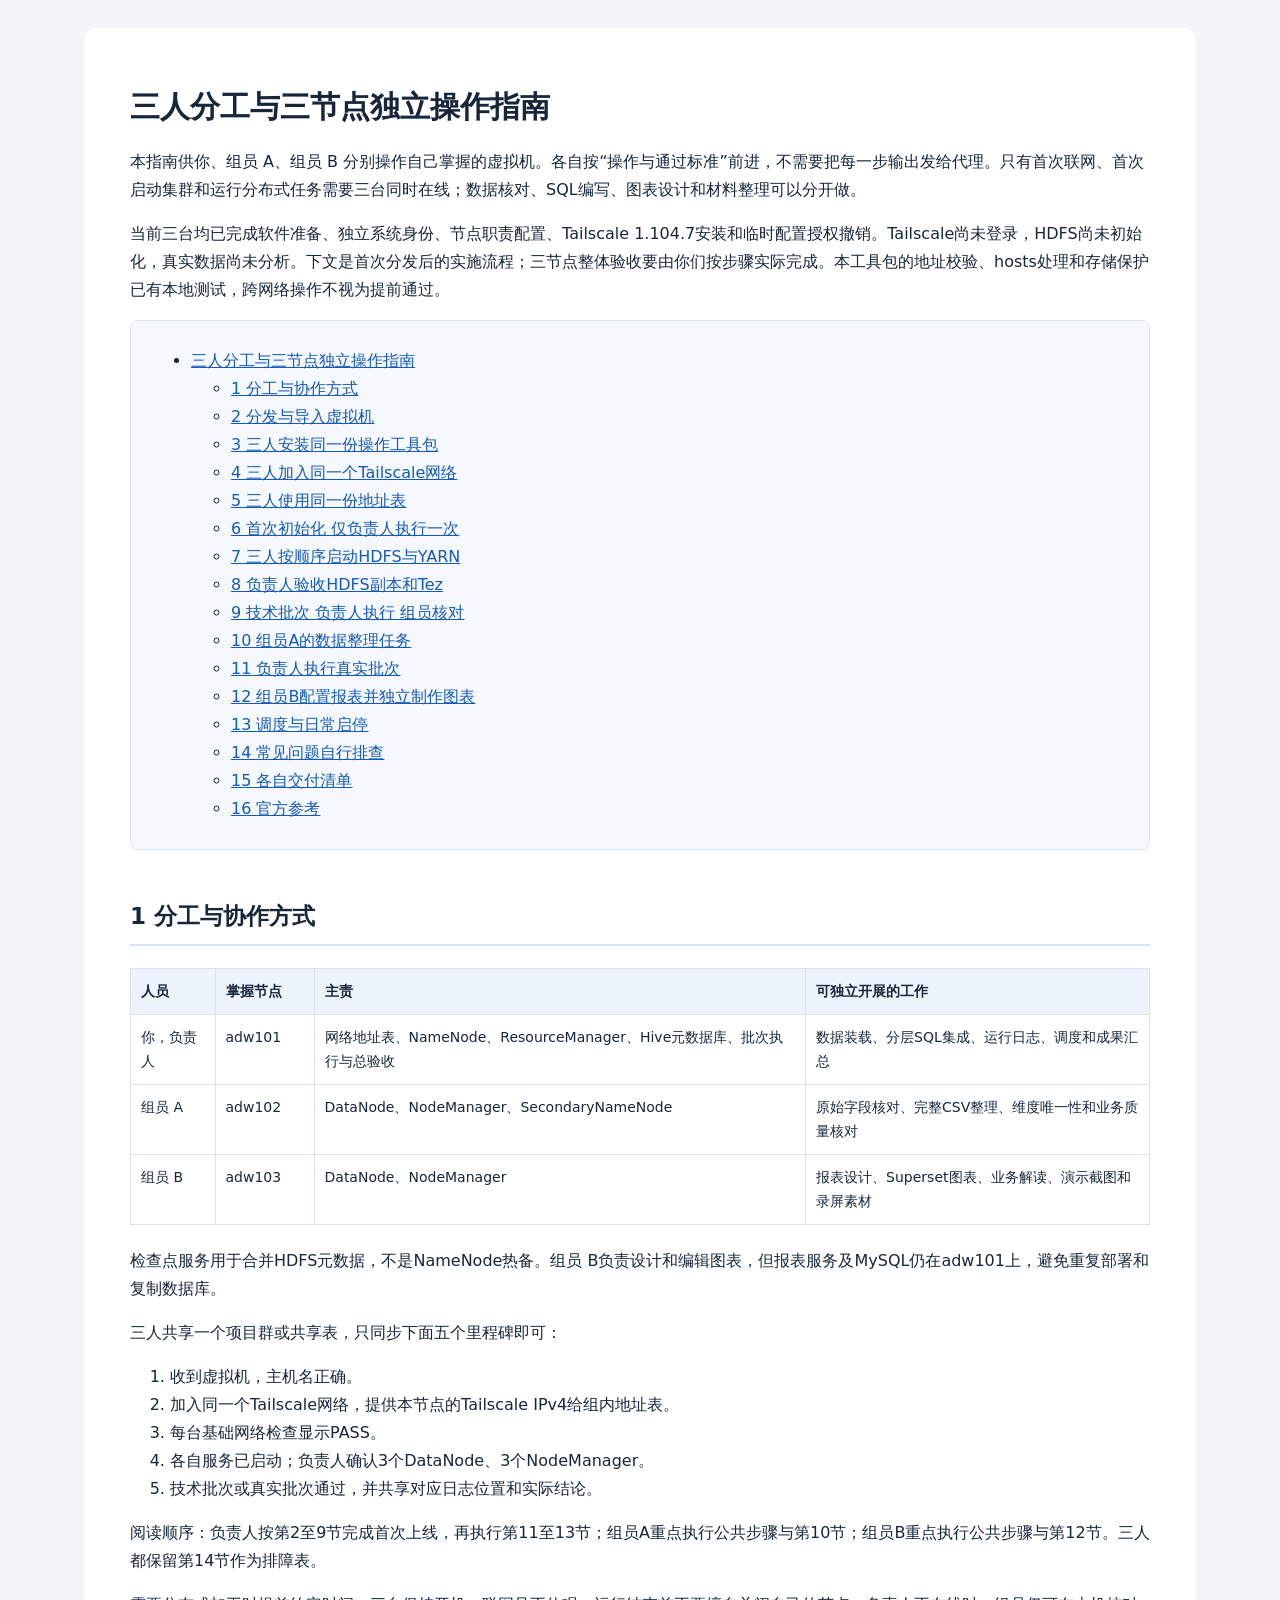
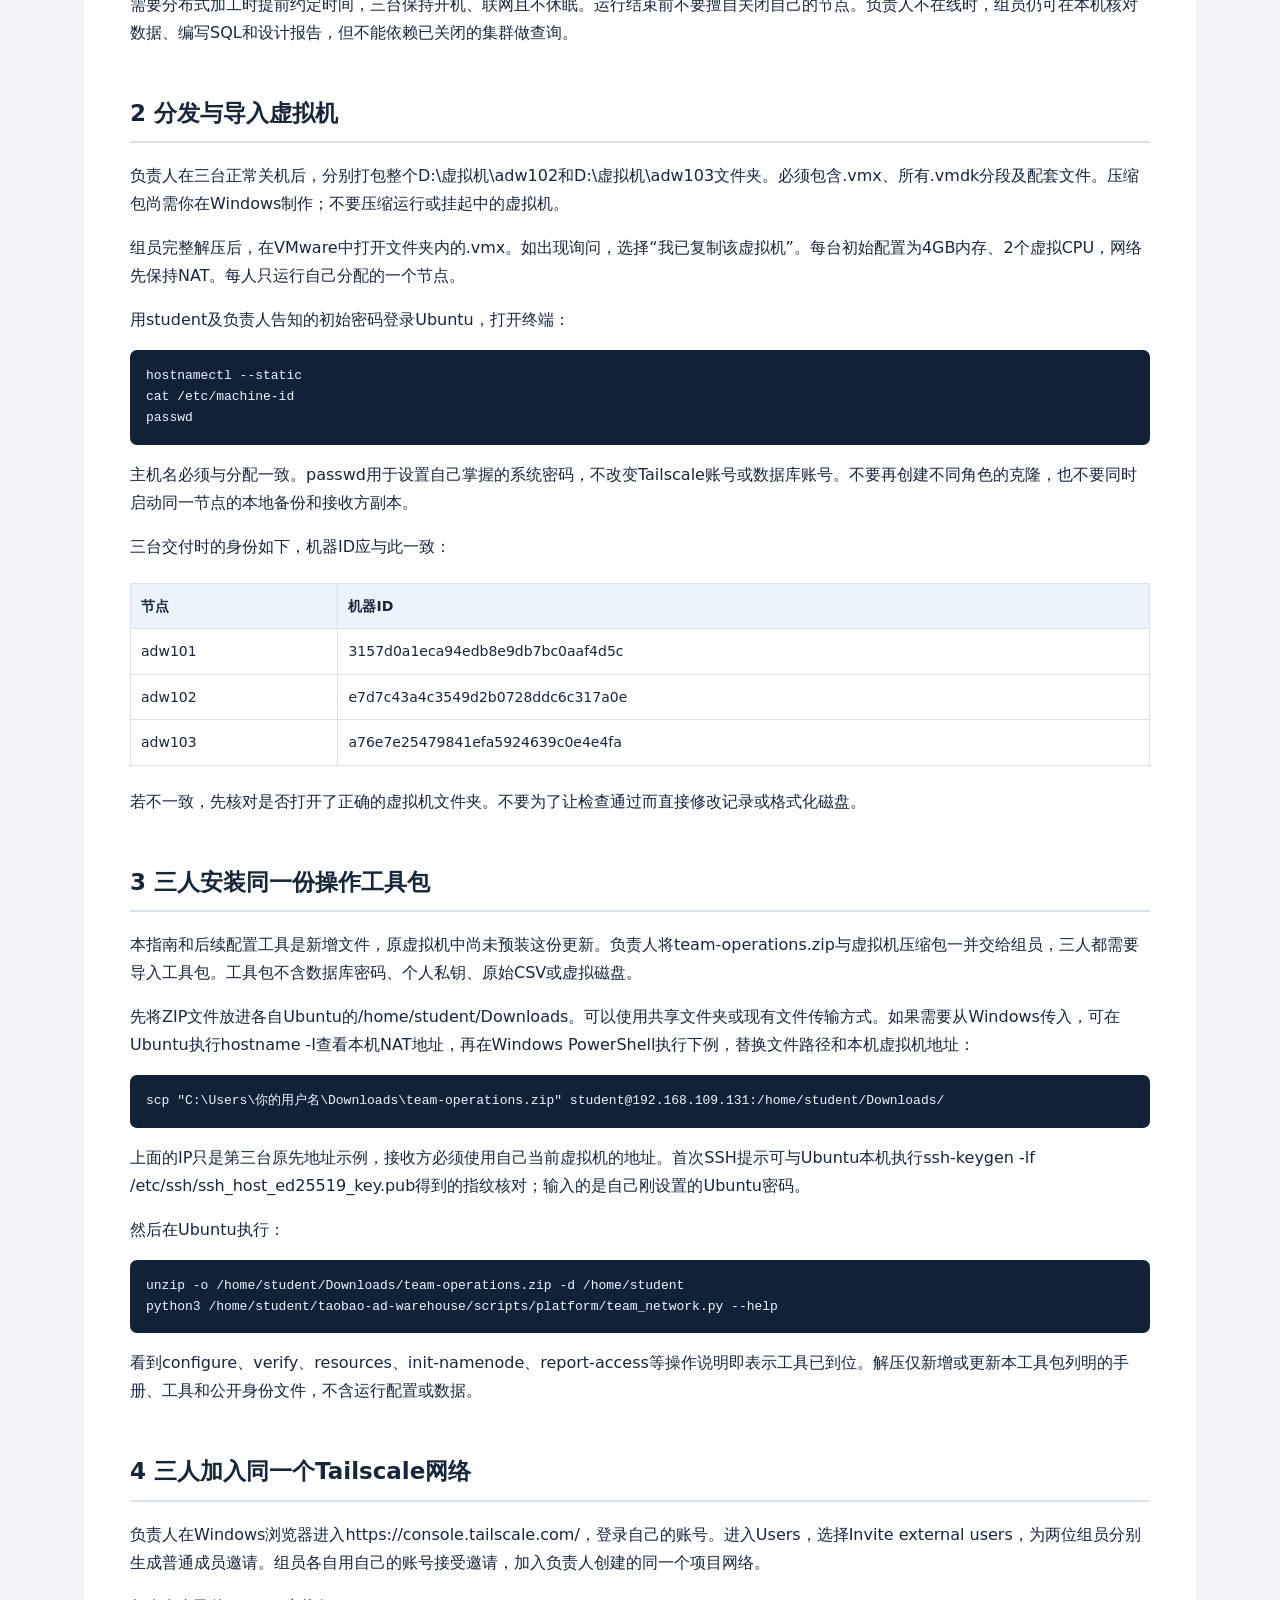
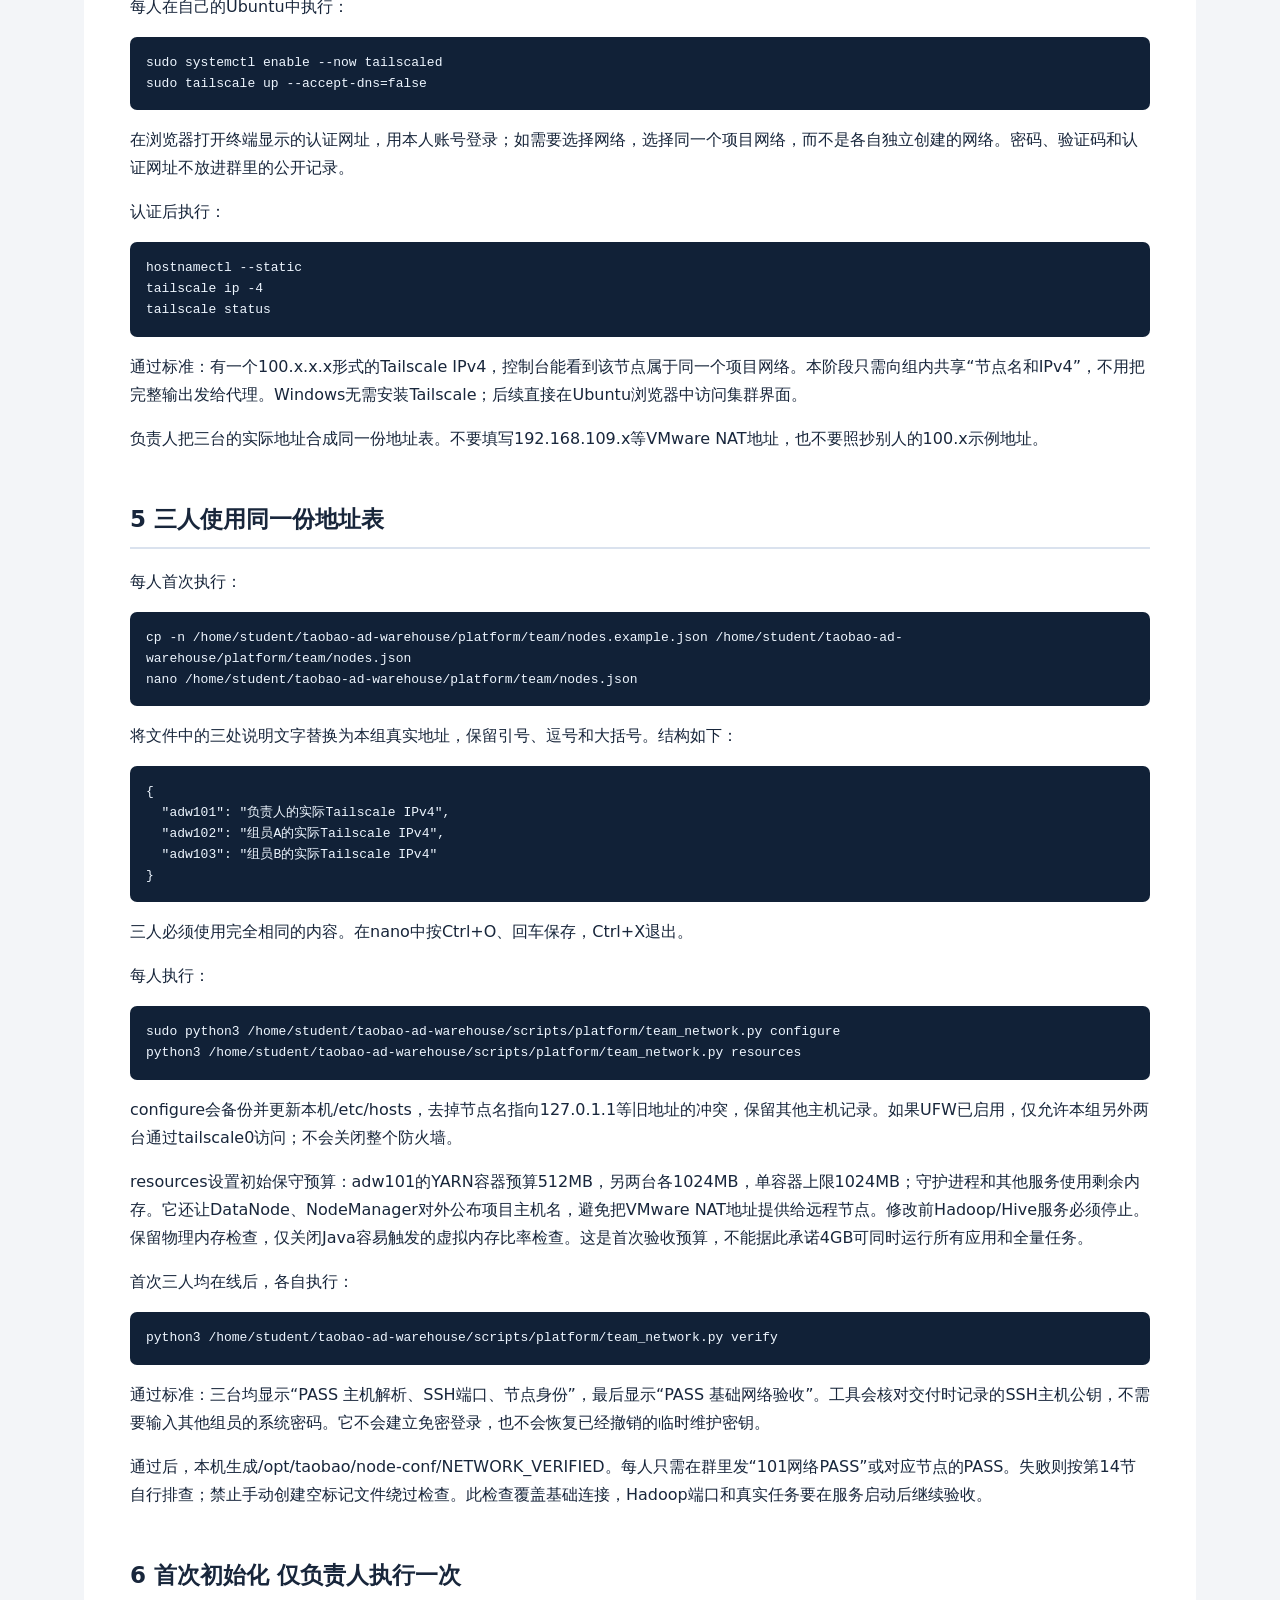
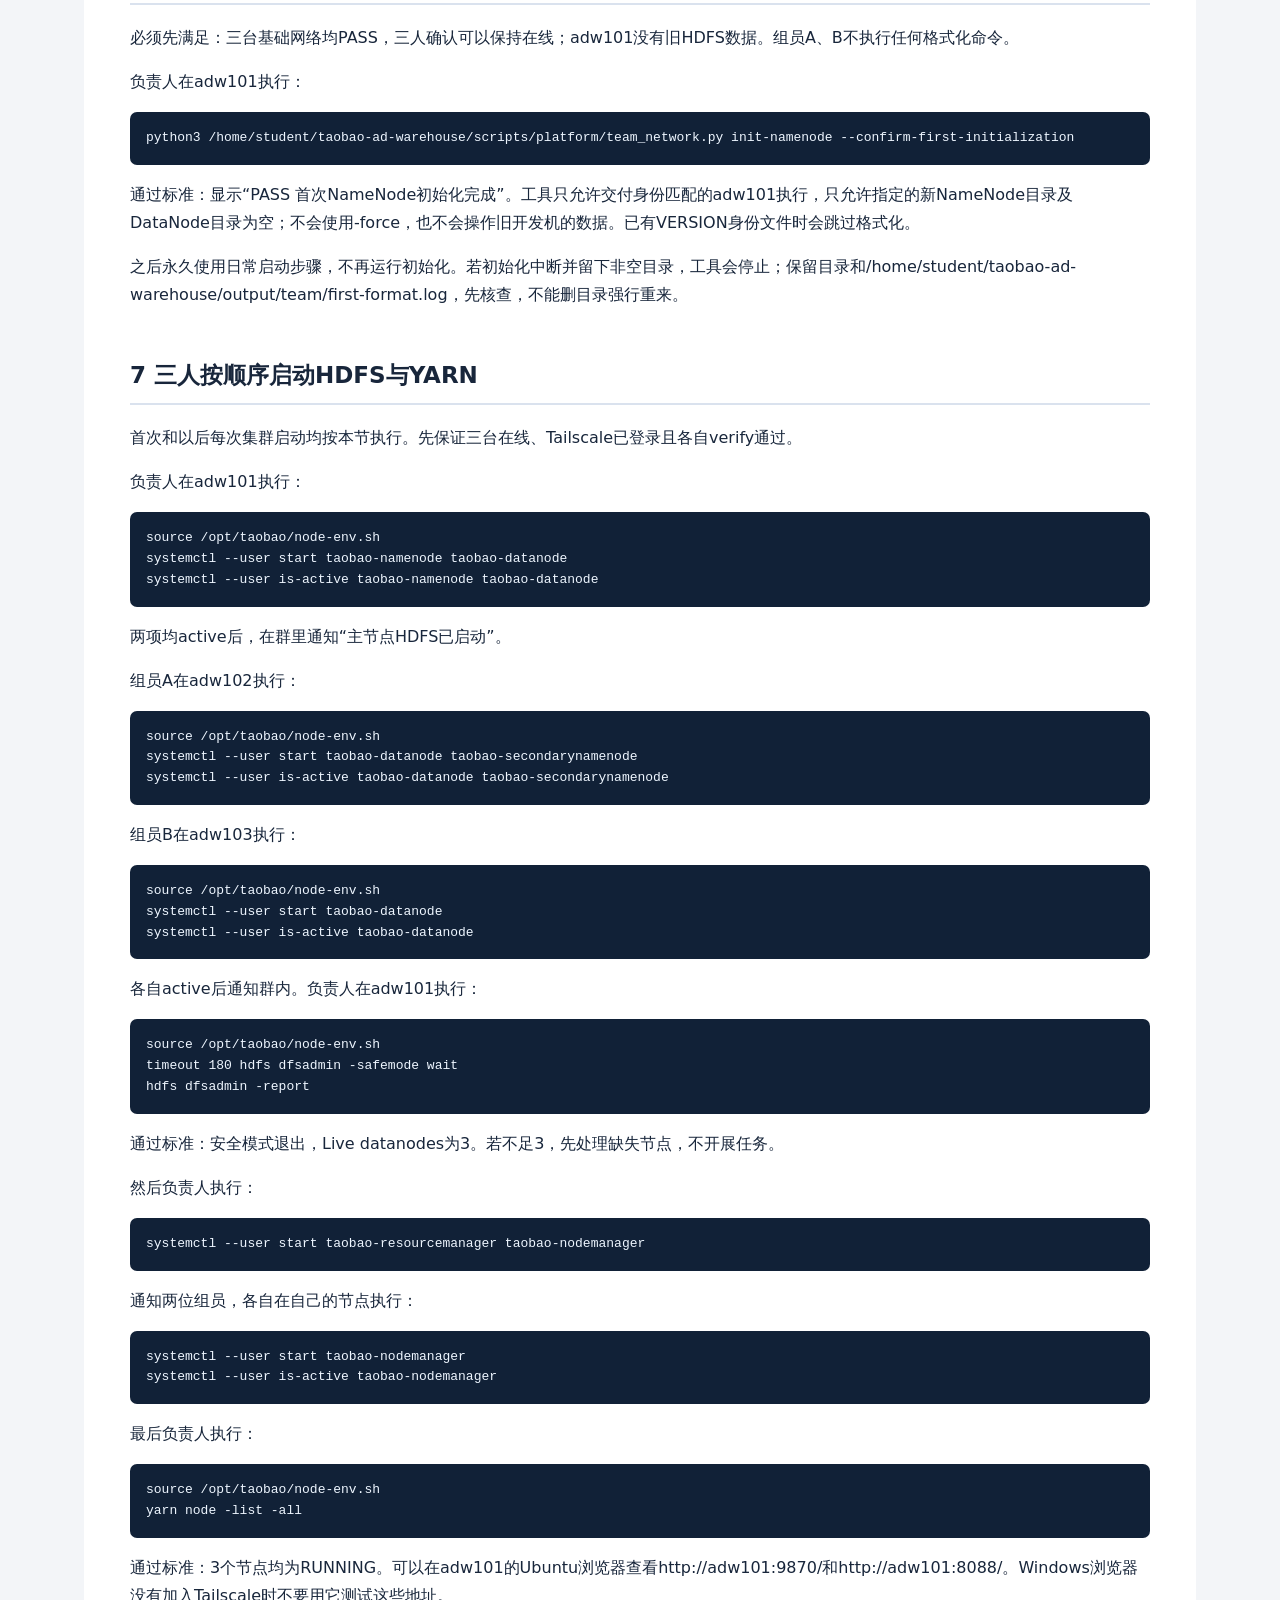
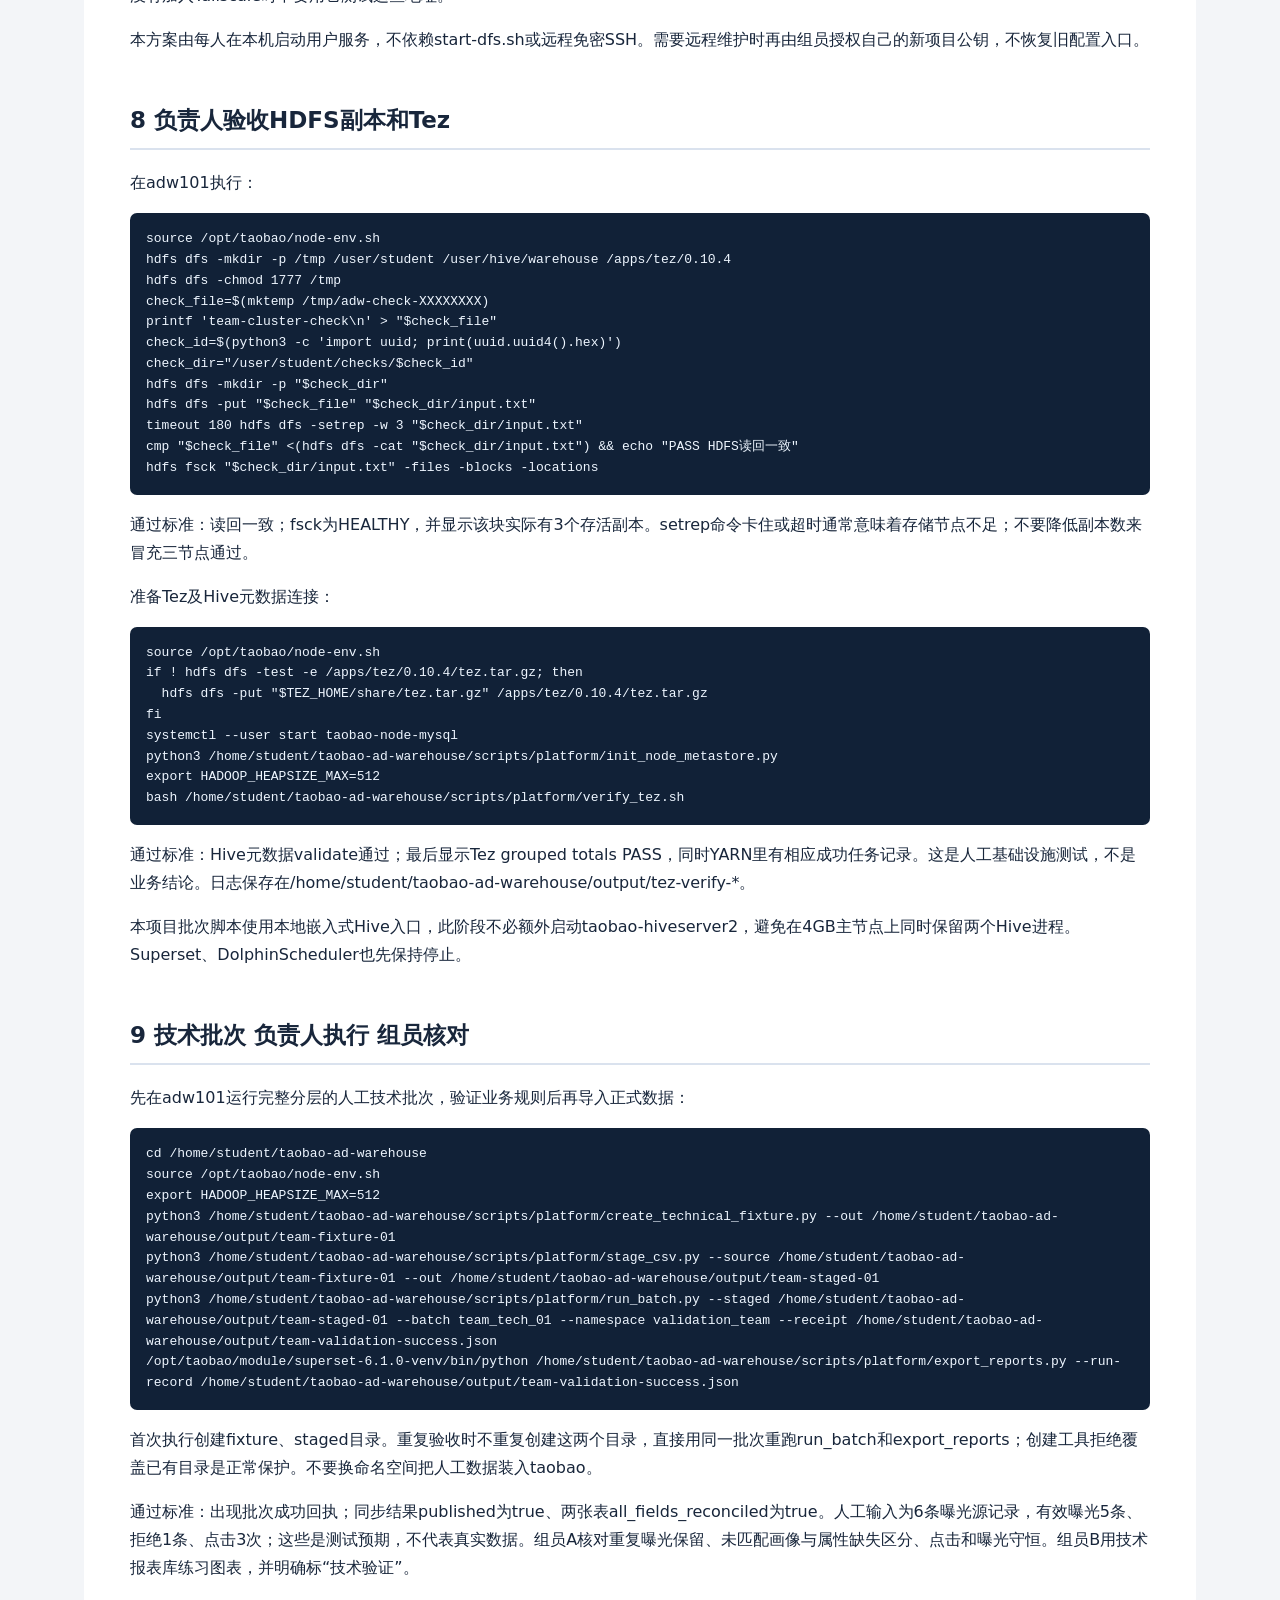
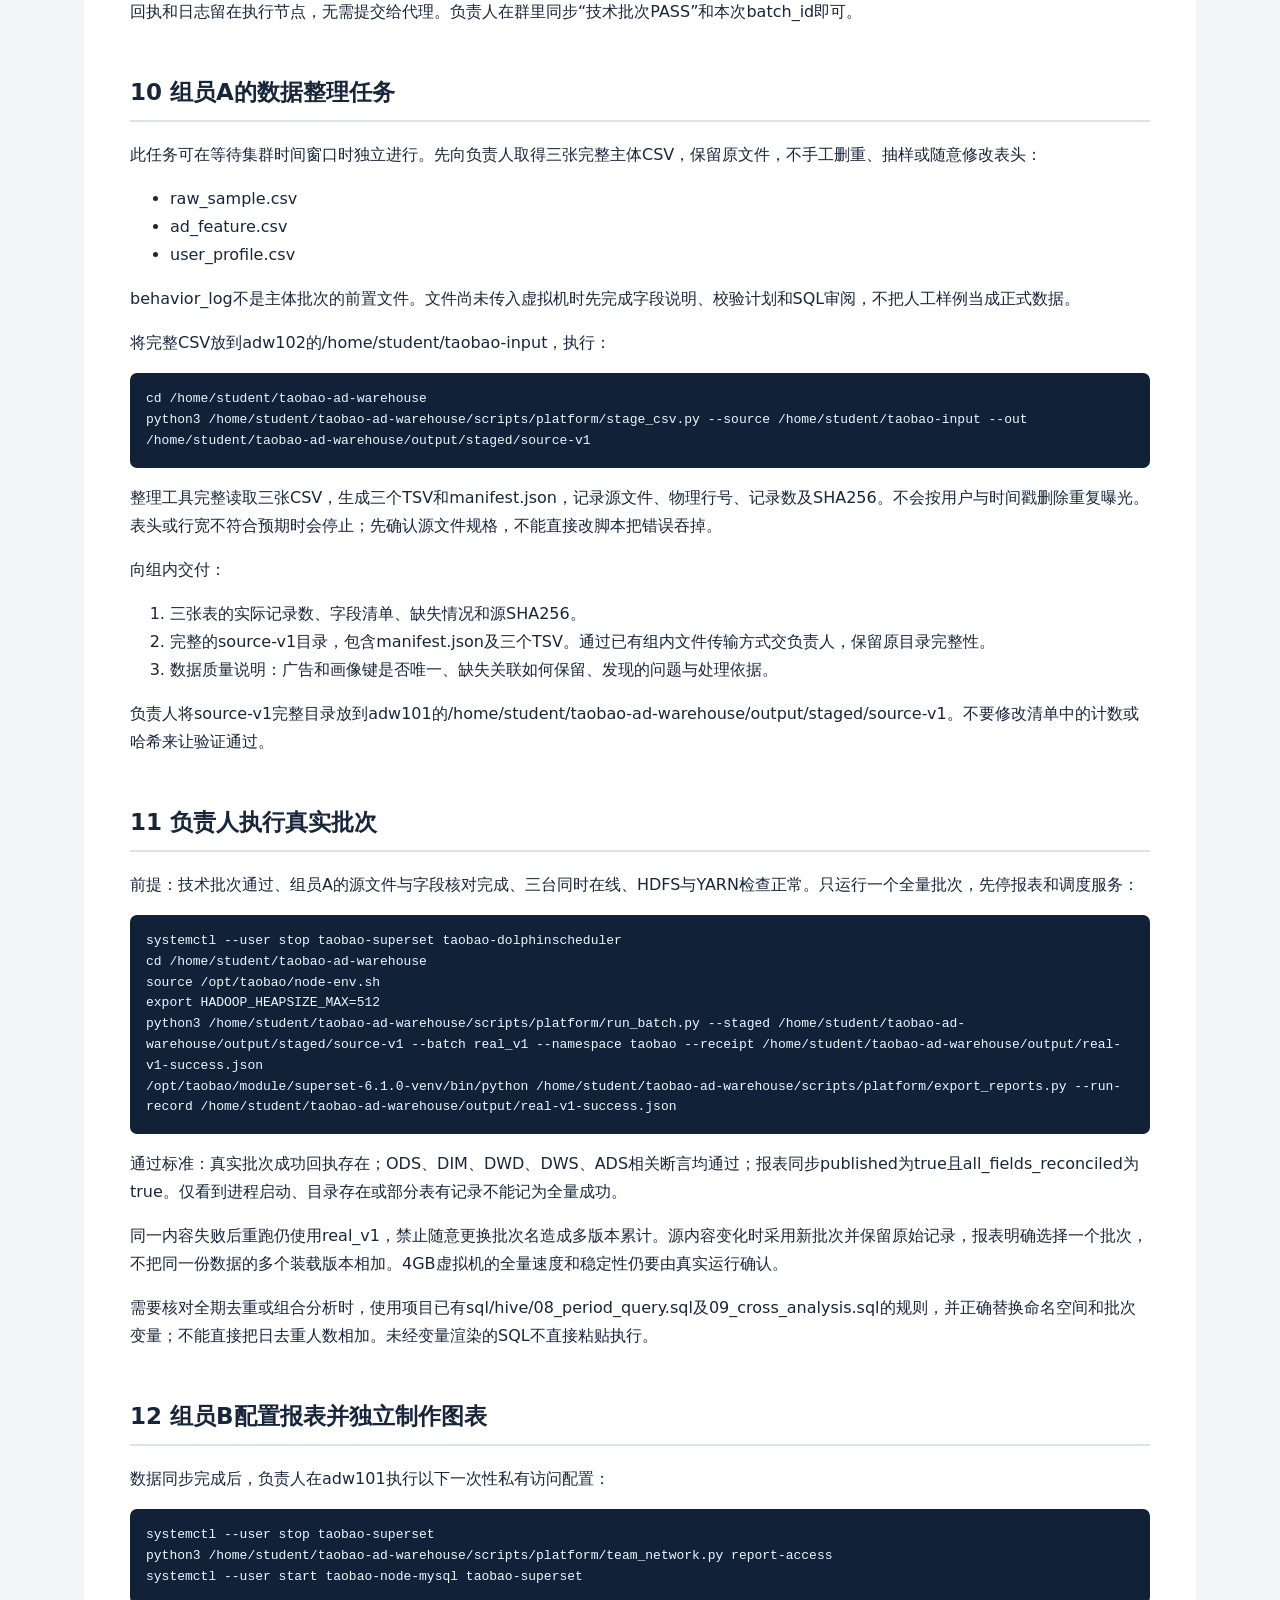
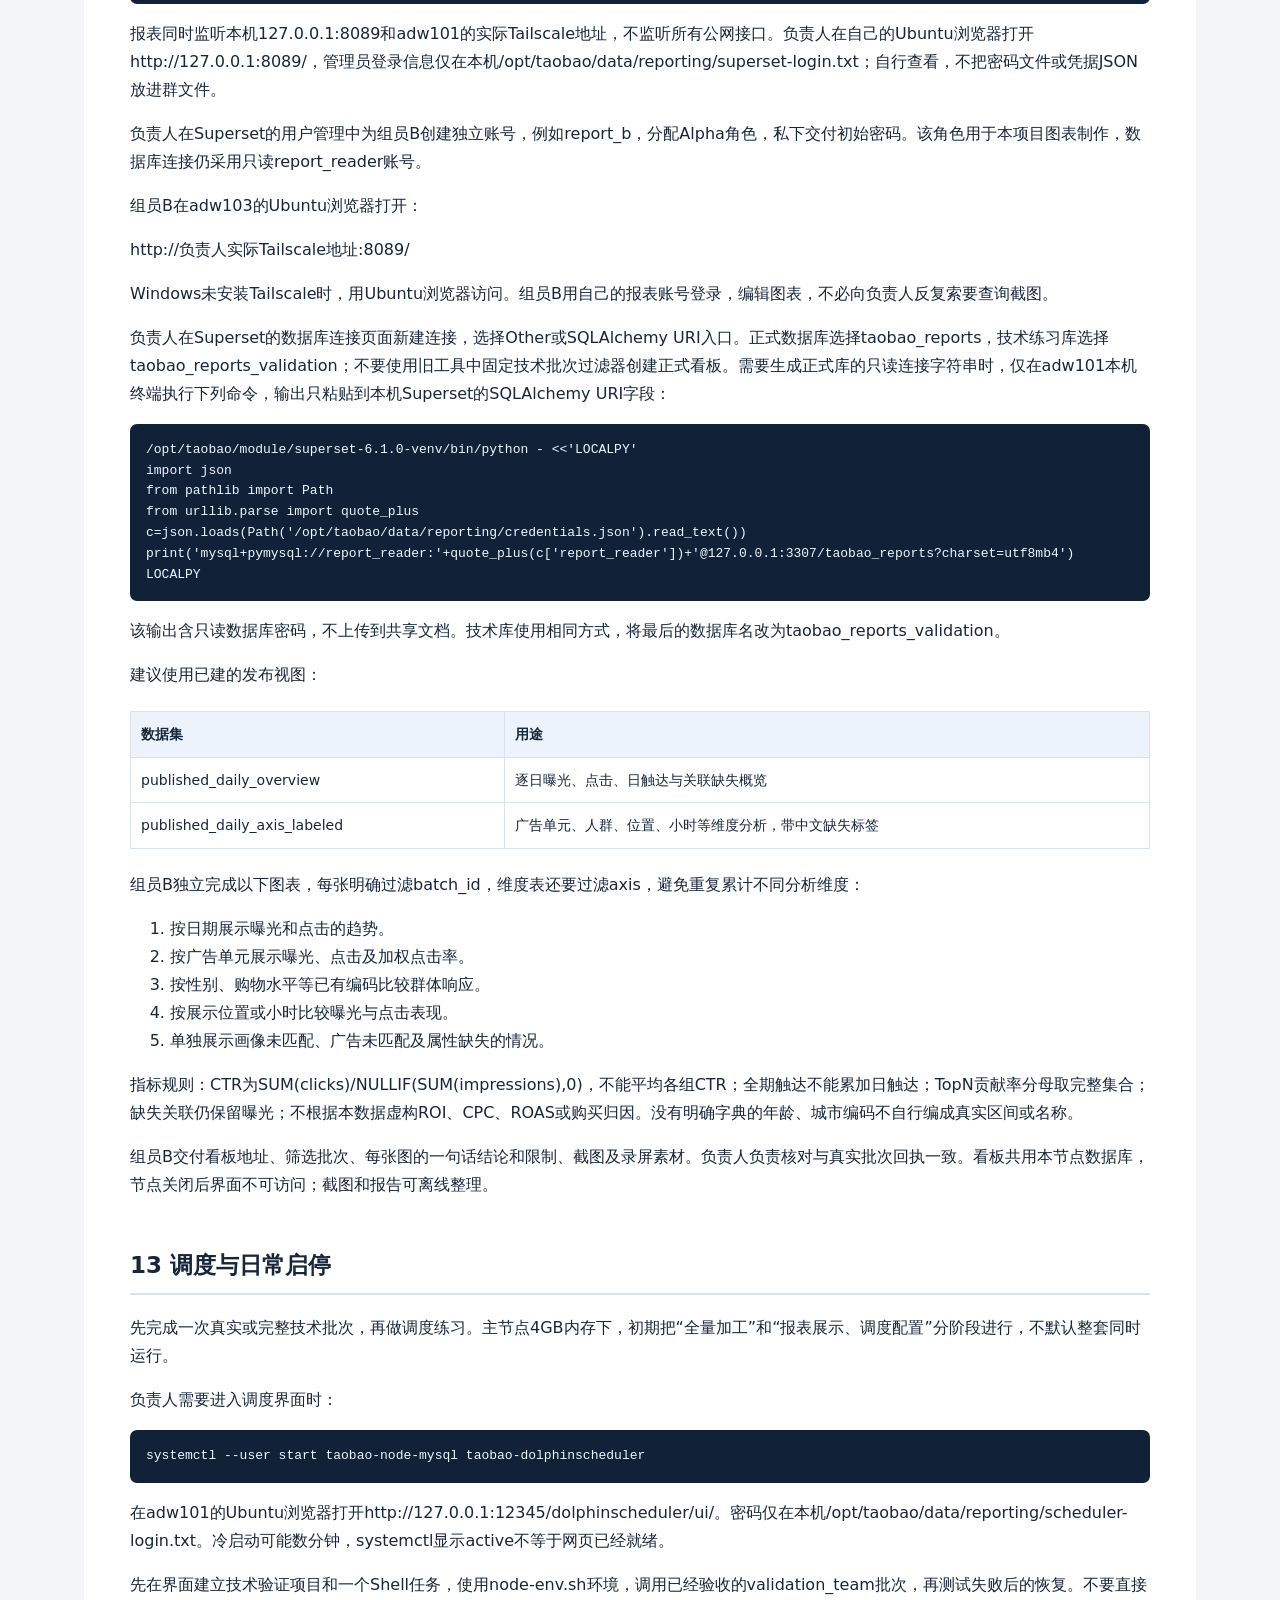
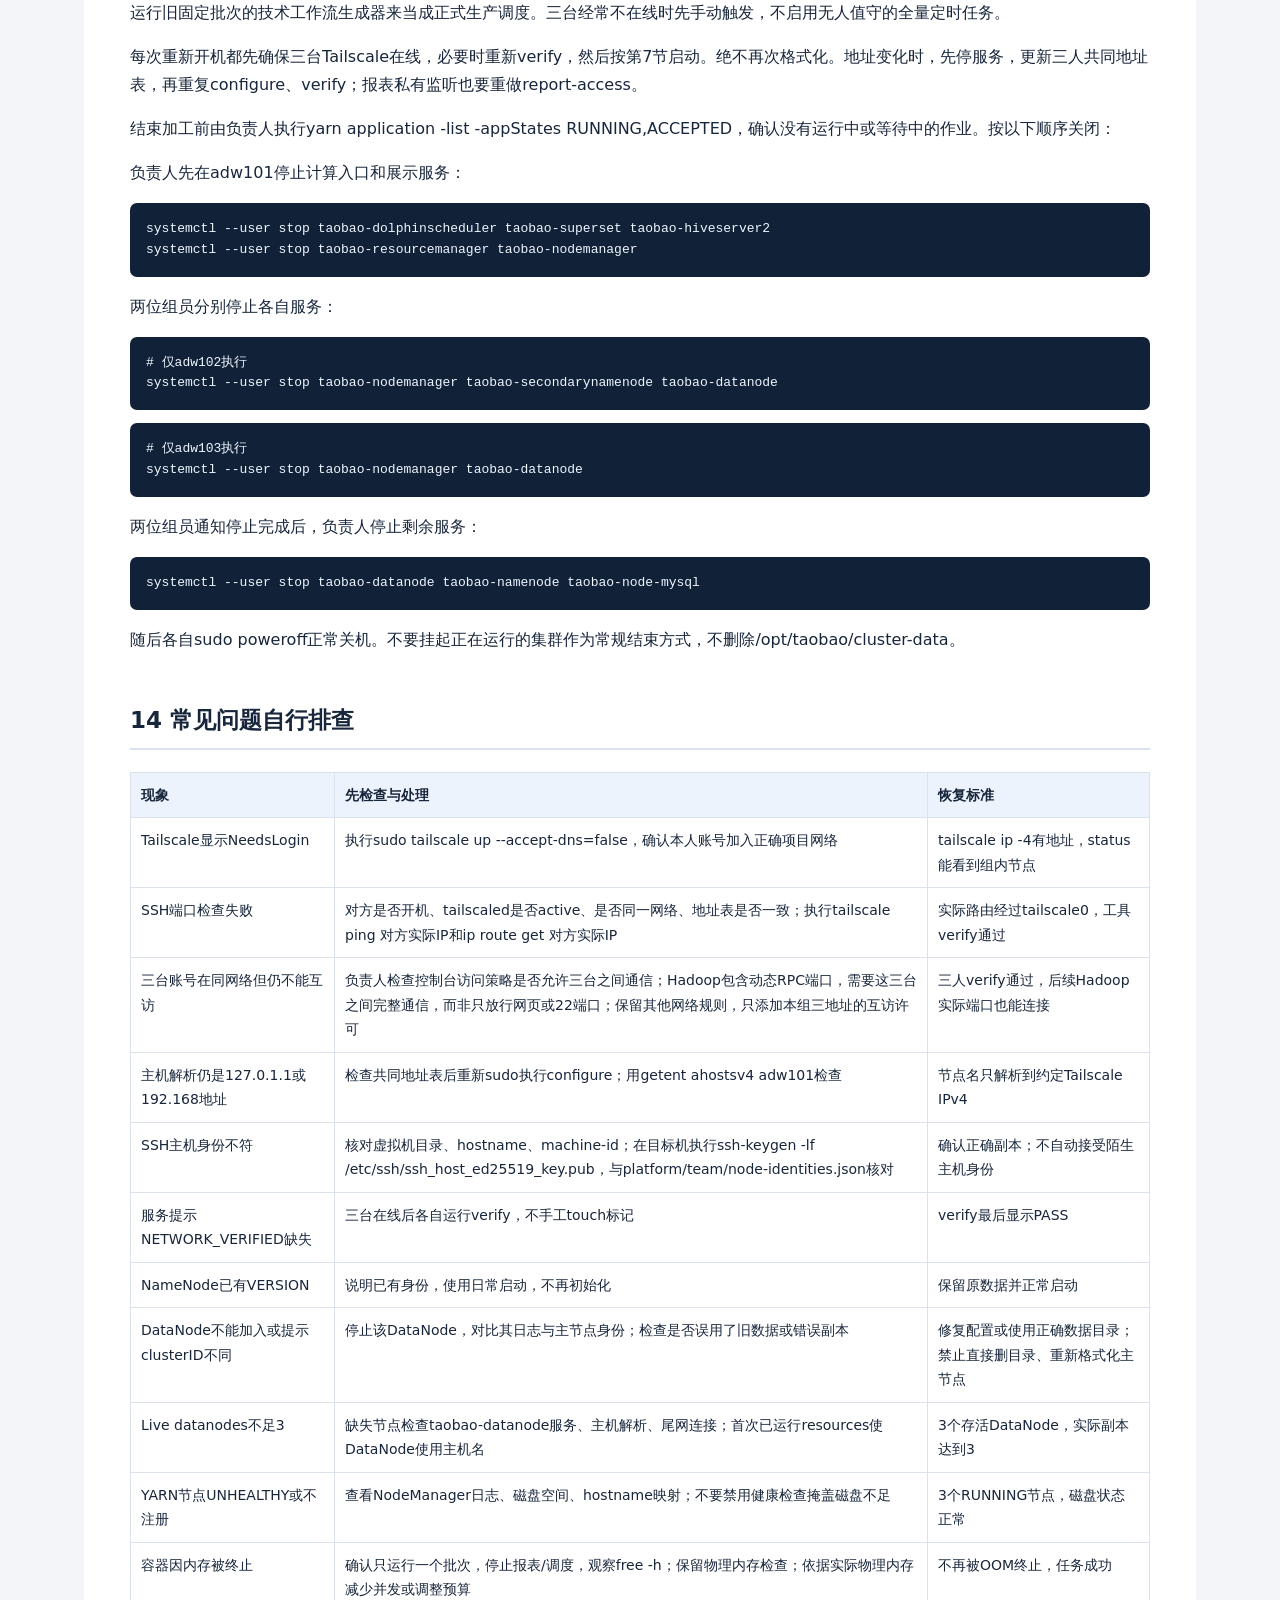
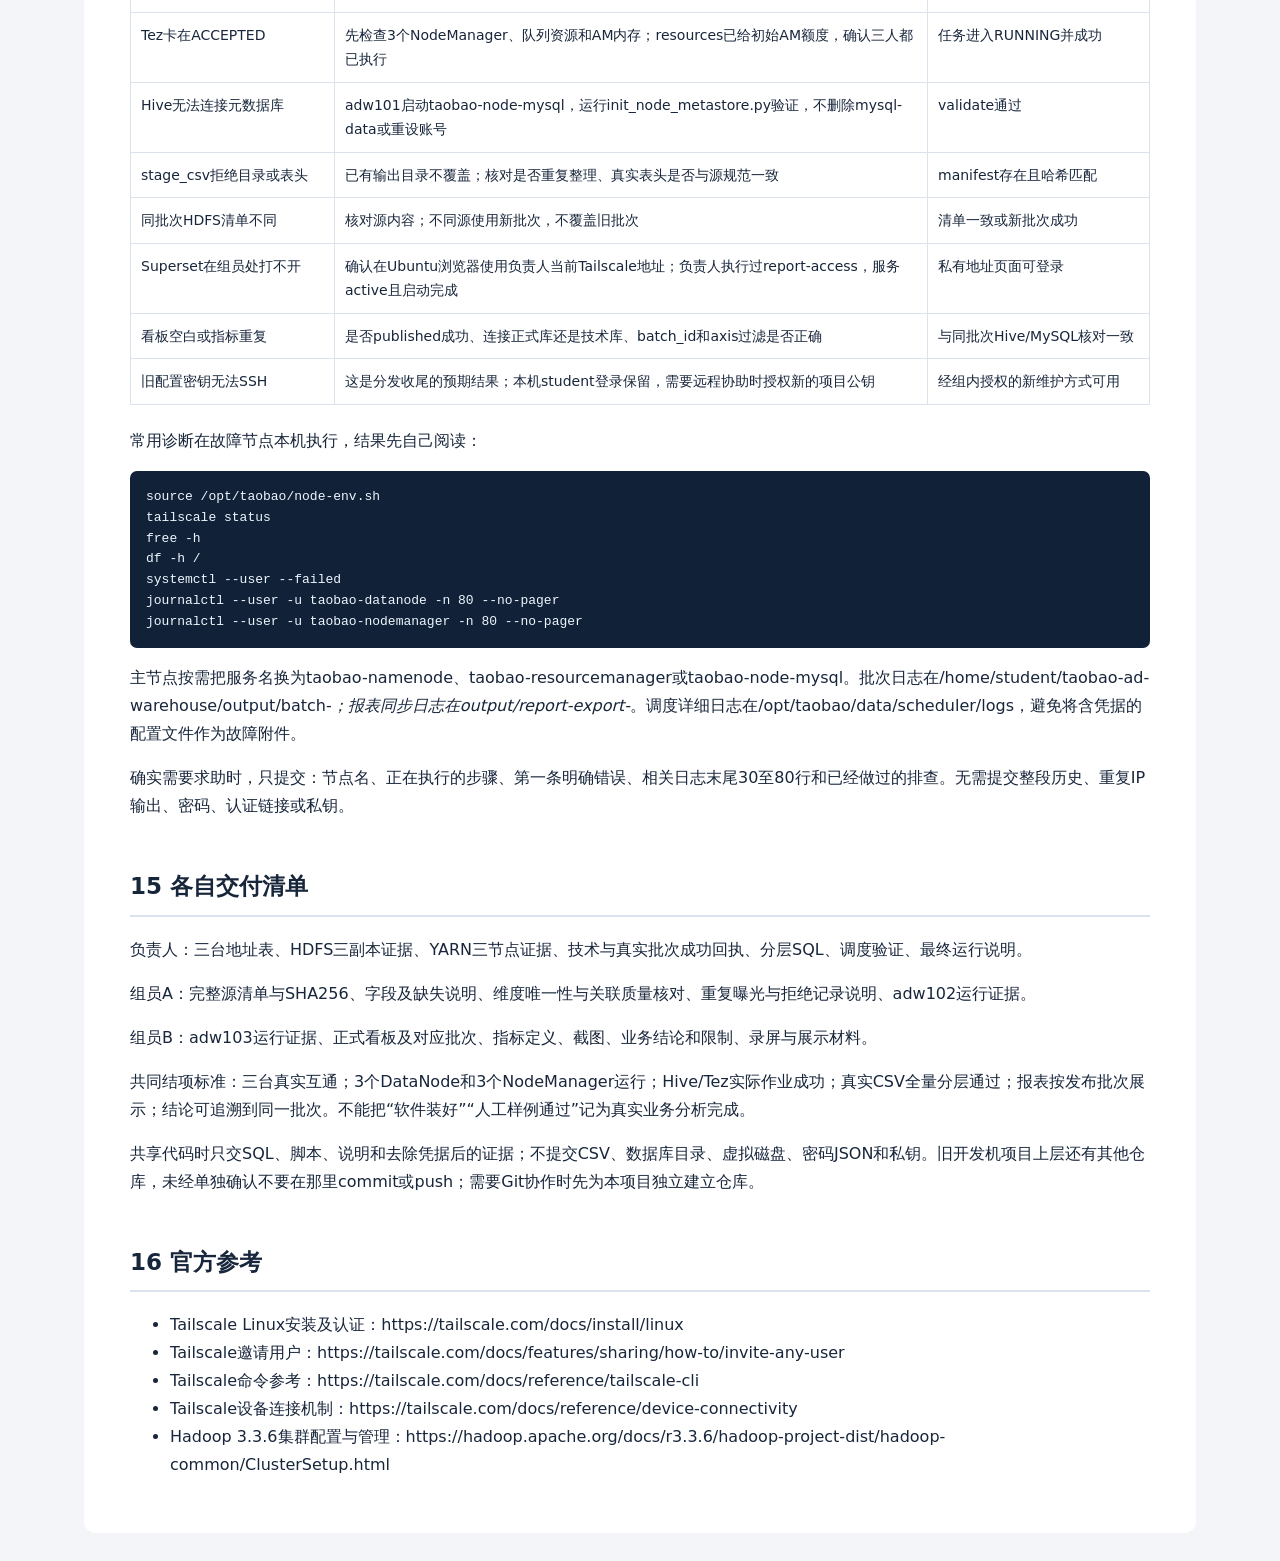
<file: docs/17_team_operations_guide.html>
<!doctype html><html lang="zh-CN"><head><meta charset="utf-8"><meta name="viewport" content="width=device-width,initial-scale=1"><title>三人分工与三节点独立操作指南</title><style>
body{font-family:system-ui,"Noto Sans CJK SC","Microsoft YaHei",sans-serif;line-height:1.75;color:#18263b;background:#f3f5f8;margin:0}
main{max-width:1020px;margin:28px auto;padding:38px 46px;background:white;border-radius:12px}
h1{font-size:30px;line-height:1.4}h2{font-size:23px;margin-top:46px;border-bottom:2px solid #dae2ee;padding-bottom:8px}
a{color:#155ab6}table{border-collapse:collapse;width:100%;font-size:14px;margin:22px 0}th,td{border:1px solid #dce2eb;text-align:left;padding:10px;vertical-align:top}th{background:#edf3fc}
pre{white-space:pre-wrap;overflow-wrap:anywhere;background:#112137;color:#eef6ff;padding:16px;border-radius:7px;font-size:13px;line-height:1.6}
code{font-family:ui-monospace,Consolas,monospace}.toc{background:#f5f8fc;border:1px solid #dce5f0;padding:10px 20px;border-radius:8px}
table:first-of-type th:nth-child(2),table:first-of-type td:nth-child(2){min-width:78px}
@media(max-width:700px){main{margin:0;padding:18px;border-radius:0}table{font-size:12px}}
@media print{body{background:white}main{margin:0;padding:0;max-width:none}h2{break-after:avoid}tr,pre{break-inside:avoid}pre{color:#152238;background:#f1f3f6}a{color:inherit}}
</style></head><body><main><h1 id="_1">三人分工与三节点独立操作指南</h1>
<p>本指南供你、组员 A、组员 B 分别操作自己掌握的虚拟机。各自按“操作与通过标准”前进，不需要把每一步输出发给代理。只有首次联网、首次启动集群和运行分布式任务需要三台同时在线；数据核对、SQL编写、图表设计和材料整理可以分开做。</p>
<p>当前三台均已完成软件准备、独立系统身份、节点职责配置、Tailscale 1.104.7安装和临时配置授权撤销。Tailscale尚未登录，HDFS尚未初始化，真实数据尚未分析。下文是首次分发后的实施流程；三节点整体验收要由你们按步骤实际完成。本工具包的地址校验、hosts处理和存储保护已有本地测试，跨网络操作不视为提前通过。</p>
<div class="toc">
<ul>
<li><a href="#_1">三人分工与三节点独立操作指南</a><ul>
<li><a href="#1">1 分工与协作方式</a></li>
<li><a href="#2">2 分发与导入虚拟机</a></li>
<li><a href="#3">3 三人安装同一份操作工具包</a></li>
<li><a href="#4-tailscale">4 三人加入同一个Tailscale网络</a></li>
<li><a href="#5">5 三人使用同一份地址表</a></li>
<li><a href="#6">6 首次初始化 仅负责人执行一次</a></li>
<li><a href="#7-hdfsyarn">7 三人按顺序启动HDFS与YARN</a></li>
<li><a href="#8-hdfstez">8 负责人验收HDFS副本和Tez</a></li>
<li><a href="#9">9 技术批次 负责人执行 组员核对</a></li>
<li><a href="#10-a">10 组员A的数据整理任务</a></li>
<li><a href="#11">11 负责人执行真实批次</a></li>
<li><a href="#12-b">12 组员B配置报表并独立制作图表</a></li>
<li><a href="#13">13 调度与日常启停</a></li>
<li><a href="#14">14 常见问题自行排查</a></li>
<li><a href="#15">15 各自交付清单</a></li>
<li><a href="#16">16 官方参考</a></li>
</ul>
</li>
</ul>
</div>
<h2 id="1">1 分工与协作方式</h2>
<table>
<thead>
<tr>
<th>人员</th>
<th>掌握节点</th>
<th>主责</th>
<th>可独立开展的工作</th>
</tr>
</thead>
<tbody>
<tr>
<td>你，负责人</td>
<td>adw101</td>
<td>网络地址表、NameNode、ResourceManager、Hive元数据库、批次执行与总验收</td>
<td>数据装载、分层SQL集成、运行日志、调度和成果汇总</td>
</tr>
<tr>
<td>组员 A</td>
<td>adw102</td>
<td>DataNode、NodeManager、SecondaryNameNode</td>
<td>原始字段核对、完整CSV整理、维度唯一性和业务质量核对</td>
</tr>
<tr>
<td>组员 B</td>
<td>adw103</td>
<td>DataNode、NodeManager</td>
<td>报表设计、Superset图表、业务解读、演示截图和录屏素材</td>
</tr>
</tbody>
</table>
<p>检查点服务用于合并HDFS元数据，不是NameNode热备。组员 B负责设计和编辑图表，但报表服务及MySQL仍在adw101上，避免重复部署和复制数据库。</p>
<p>三人共享一个项目群或共享表，只同步下面五个里程碑即可：</p>
<ol>
<li>收到虚拟机，主机名正确。</li>
<li>加入同一个Tailscale网络，提供本节点的Tailscale IPv4给组内地址表。</li>
<li>每台基础网络检查显示PASS。</li>
<li>各自服务已启动；负责人确认3个DataNode、3个NodeManager。</li>
<li>技术批次或真实批次通过，并共享对应日志位置和实际结论。</li>
</ol>
<p>阅读顺序：负责人按第2至9节完成首次上线，再执行第11至13节；组员A重点执行公共步骤与第10节；组员B重点执行公共步骤与第12节。三人都保留第14节作为排障表。</p>
<p>需要分布式加工时提前约定时间，三台保持开机、联网且不休眠。运行结束前不要擅自关闭自己的节点。负责人不在线时，组员仍可在本机核对数据、编写SQL和设计报告，但不能依赖已关闭的集群做查询。</p>
<h2 id="2">2 分发与导入虚拟机</h2>
<p>负责人在三台正常关机后，分别打包整个D:\虚拟机\adw102和D:\虚拟机\adw103文件夹。必须包含.vmx、所有.vmdk分段及配套文件。压缩包尚需你在Windows制作；不要压缩运行或挂起中的虚拟机。</p>
<p>组员完整解压后，在VMware中打开文件夹内的.vmx。如出现询问，选择“我已复制该虚拟机”。每台初始配置为4GB内存、2个虚拟CPU，网络先保持NAT。每人只运行自己分配的一个节点。</p>
<p>用student及负责人告知的初始密码登录Ubuntu，打开终端：</p>
<pre><code class="language-bash">hostnamectl --static
cat /etc/machine-id
passwd
</code></pre>
<p>主机名必须与分配一致。passwd用于设置自己掌握的系统密码，不改变Tailscale账号或数据库账号。不要再创建不同角色的克隆，也不要同时启动同一节点的本地备份和接收方副本。</p>
<p>三台交付时的身份如下，机器ID应与此一致：</p>
<table>
<thead>
<tr>
<th>节点</th>
<th>机器ID</th>
</tr>
</thead>
<tbody>
<tr>
<td>adw101</td>
<td>3157d0a1eca94edb8e9db7bc0aaf4d5c</td>
</tr>
<tr>
<td>adw102</td>
<td>e7d7c43a4c3549d2b0728ddc6c317a0e</td>
</tr>
<tr>
<td>adw103</td>
<td>a76e7e25479841efa5924639c0e4e4fa</td>
</tr>
</tbody>
</table>
<p>若不一致，先核对是否打开了正确的虚拟机文件夹。不要为了让检查通过而直接修改记录或格式化磁盘。</p>
<h2 id="3">3 三人安装同一份操作工具包</h2>
<p>本指南和后续配置工具是新增文件，原虚拟机中尚未预装这份更新。负责人将team-operations.zip与虚拟机压缩包一并交给组员，三人都需要导入工具包。工具包不含数据库密码、个人私钥、原始CSV或虚拟磁盘。</p>
<p>先将ZIP文件放进各自Ubuntu的/home/student/Downloads。可以使用共享文件夹或现有文件传输方式。如果需要从Windows传入，可在Ubuntu执行hostname -I查看本机NAT地址，再在Windows PowerShell执行下例，替换文件路径和本机虚拟机地址：</p>
<pre><code class="language-powershell">scp &quot;C:\Users\你的用户名\Downloads\team-operations.zip&quot; student@192.168.109.131:/home/student/Downloads/
</code></pre>
<p>上面的IP只是第三台原先地址示例，接收方必须使用自己当前虚拟机的地址。首次SSH提示可与Ubuntu本机执行ssh-keygen -lf /etc/ssh/ssh_host_ed25519_key.pub得到的指纹核对；输入的是自己刚设置的Ubuntu密码。</p>
<p>然后在Ubuntu执行：</p>
<pre><code class="language-bash">unzip -o /home/student/Downloads/team-operations.zip -d /home/student
python3 /home/student/taobao-ad-warehouse/scripts/platform/team_network.py --help
</code></pre>
<p>看到configure、verify、resources、init-namenode、report-access等操作说明即表示工具已到位。解压仅新增或更新本工具包列明的手册、工具和公开身份文件，不含运行配置或数据。</p>
<h2 id="4-tailscale">4 三人加入同一个Tailscale网络</h2>
<p>负责人在Windows浏览器进入https://console.tailscale.com/，登录自己的账号。进入Users，选择Invite external users，为两位组员分别生成普通成员邀请。组员各自用自己的账号接受邀请，加入负责人创建的同一个项目网络。</p>
<p>每人在自己的Ubuntu中执行：</p>
<pre><code class="language-bash">sudo systemctl enable --now tailscaled
sudo tailscale up --accept-dns=false
</code></pre>
<p>在浏览器打开终端显示的认证网址，用本人账号登录；如需要选择网络，选择同一个项目网络，而不是各自独立创建的网络。密码、验证码和认证网址不放进群里的公开记录。</p>
<p>认证后执行：</p>
<pre><code class="language-bash">hostnamectl --static
tailscale ip -4
tailscale status
</code></pre>
<p>通过标准：有一个100.x.x.x形式的Tailscale IPv4，控制台能看到该节点属于同一个项目网络。本阶段只需向组内共享“节点名和IPv4”，不用把完整输出发给代理。Windows无需安装Tailscale；后续直接在Ubuntu浏览器中访问集群界面。</p>
<p>负责人把三台的实际地址合成同一份地址表。不要填写192.168.109.x等VMware NAT地址，也不要照抄别人的100.x示例地址。</p>
<h2 id="5">5 三人使用同一份地址表</h2>
<p>每人首次执行：</p>
<pre><code class="language-bash">cp -n /home/student/taobao-ad-warehouse/platform/team/nodes.example.json /home/student/taobao-ad-warehouse/platform/team/nodes.json
nano /home/student/taobao-ad-warehouse/platform/team/nodes.json
</code></pre>
<p>将文件中的三处说明文字替换为本组真实地址，保留引号、逗号和大括号。结构如下：</p>
<pre><code class="language-json">{
  &quot;adw101&quot;: &quot;负责人的实际Tailscale IPv4&quot;,
  &quot;adw102&quot;: &quot;组员A的实际Tailscale IPv4&quot;,
  &quot;adw103&quot;: &quot;组员B的实际Tailscale IPv4&quot;
}
</code></pre>
<p>三人必须使用完全相同的内容。在nano中按Ctrl+O、回车保存，Ctrl+X退出。</p>
<p>每人执行：</p>
<pre><code class="language-bash">sudo python3 /home/student/taobao-ad-warehouse/scripts/platform/team_network.py configure
python3 /home/student/taobao-ad-warehouse/scripts/platform/team_network.py resources
</code></pre>
<p>configure会备份并更新本机/etc/hosts，去掉节点名指向127.0.1.1等旧地址的冲突，保留其他主机记录。如果UFW已启用，仅允许本组另外两台通过tailscale0访问；不会关闭整个防火墙。</p>
<p>resources设置初始保守预算：adw101的YARN容器预算512MB，另两台各1024MB，单容器上限1024MB；守护进程和其他服务使用剩余内存。它还让DataNode、NodeManager对外公布项目主机名，避免把VMware NAT地址提供给远程节点。修改前Hadoop/Hive服务必须停止。保留物理内存检查，仅关闭Java容易触发的虚拟内存比率检查。这是首次验收预算，不能据此承诺4GB可同时运行所有应用和全量任务。</p>
<p>首次三人均在线后，各自执行：</p>
<pre><code class="language-bash">python3 /home/student/taobao-ad-warehouse/scripts/platform/team_network.py verify
</code></pre>
<p>通过标准：三台均显示“PASS 主机解析、SSH端口、节点身份”，最后显示“PASS 基础网络验收”。工具会核对交付时记录的SSH主机公钥，不需要输入其他组员的系统密码。它不会建立免密登录，也不会恢复已经撤销的临时维护密钥。</p>
<p>通过后，本机生成/opt/taobao/node-conf/NETWORK_VERIFIED。每人只需在群里发“101网络PASS”或对应节点的PASS。失败则按第14节自行排查；禁止手动创建空标记文件绕过检查。此检查覆盖基础连接，Hadoop端口和真实任务要在服务启动后继续验收。</p>
<h2 id="6">6 首次初始化 仅负责人执行一次</h2>
<p>必须先满足：三台基础网络均PASS，三人确认可以保持在线；adw101没有旧HDFS数据。组员A、B不执行任何格式化命令。</p>
<p>负责人在adw101执行：</p>
<pre><code class="language-bash">python3 /home/student/taobao-ad-warehouse/scripts/platform/team_network.py init-namenode --confirm-first-initialization
</code></pre>
<p>通过标准：显示“PASS 首次NameNode初始化完成”。工具只允许交付身份匹配的adw101执行，只允许指定的新NameNode目录及DataNode目录为空；不会使用-force，也不会操作旧开发机的数据。已有VERSION身份文件时会跳过格式化。</p>
<p>之后永久使用日常启动步骤，不再运行初始化。若初始化中断并留下非空目录，工具会停止；保留目录和/home/student/taobao-ad-warehouse/output/team/first-format.log，先核查，不能删目录强行重来。</p>
<h2 id="7-hdfsyarn">7 三人按顺序启动HDFS与YARN</h2>
<p>首次和以后每次集群启动均按本节执行。先保证三台在线、Tailscale已登录且各自verify通过。</p>
<p>负责人在adw101执行：</p>
<pre><code class="language-bash">source /opt/taobao/node-env.sh
systemctl --user start taobao-namenode taobao-datanode
systemctl --user is-active taobao-namenode taobao-datanode
</code></pre>
<p>两项均active后，在群里通知“主节点HDFS已启动”。</p>
<p>组员A在adw102执行：</p>
<pre><code class="language-bash">source /opt/taobao/node-env.sh
systemctl --user start taobao-datanode taobao-secondarynamenode
systemctl --user is-active taobao-datanode taobao-secondarynamenode
</code></pre>
<p>组员B在adw103执行：</p>
<pre><code class="language-bash">source /opt/taobao/node-env.sh
systemctl --user start taobao-datanode
systemctl --user is-active taobao-datanode
</code></pre>
<p>各自active后通知群内。负责人在adw101执行：</p>
<pre><code class="language-bash">source /opt/taobao/node-env.sh
timeout 180 hdfs dfsadmin -safemode wait
hdfs dfsadmin -report
</code></pre>
<p>通过标准：安全模式退出，Live datanodes为3。若不足3，先处理缺失节点，不开展任务。</p>
<p>然后负责人执行：</p>
<pre><code class="language-bash">systemctl --user start taobao-resourcemanager taobao-nodemanager
</code></pre>
<p>通知两位组员，各自在自己的节点执行：</p>
<pre><code class="language-bash">systemctl --user start taobao-nodemanager
systemctl --user is-active taobao-nodemanager
</code></pre>
<p>最后负责人执行：</p>
<pre><code class="language-bash">source /opt/taobao/node-env.sh
yarn node -list -all
</code></pre>
<p>通过标准：3个节点均为RUNNING。可以在adw101的Ubuntu浏览器查看http://adw101:9870/和http://adw101:8088/。Windows浏览器没有加入Tailscale时不要用它测试这些地址。</p>
<p>本方案由每人在本机启动用户服务，不依赖start-dfs.sh或远程免密SSH。需要远程维护时再由组员授权自己的新项目公钥，不恢复旧配置入口。</p>
<h2 id="8-hdfstez">8 负责人验收HDFS副本和Tez</h2>
<p>在adw101执行：</p>
<pre><code class="language-bash">source /opt/taobao/node-env.sh
hdfs dfs -mkdir -p /tmp /user/student /user/hive/warehouse /apps/tez/0.10.4
hdfs dfs -chmod 1777 /tmp
check_file=$(mktemp /tmp/adw-check-XXXXXXXX)
printf 'team-cluster-check\n' &gt; &quot;$check_file&quot;
check_id=$(python3 -c 'import uuid; print(uuid.uuid4().hex)')
check_dir=&quot;/user/student/checks/$check_id&quot;
hdfs dfs -mkdir -p &quot;$check_dir&quot;
hdfs dfs -put &quot;$check_file&quot; &quot;$check_dir/input.txt&quot;
timeout 180 hdfs dfs -setrep -w 3 &quot;$check_dir/input.txt&quot;
cmp &quot;$check_file&quot; &lt;(hdfs dfs -cat &quot;$check_dir/input.txt&quot;) &amp;&amp; echo &quot;PASS HDFS读回一致&quot;
hdfs fsck &quot;$check_dir/input.txt&quot; -files -blocks -locations
</code></pre>
<p>通过标准：读回一致；fsck为HEALTHY，并显示该块实际有3个存活副本。setrep命令卡住或超时通常意味着存储节点不足；不要降低副本数来冒充三节点通过。</p>
<p>准备Tez及Hive元数据连接：</p>
<pre><code class="language-bash">source /opt/taobao/node-env.sh
if ! hdfs dfs -test -e /apps/tez/0.10.4/tez.tar.gz; then
  hdfs dfs -put &quot;$TEZ_HOME/share/tez.tar.gz&quot; /apps/tez/0.10.4/tez.tar.gz
fi
systemctl --user start taobao-node-mysql
python3 /home/student/taobao-ad-warehouse/scripts/platform/init_node_metastore.py
export HADOOP_HEAPSIZE_MAX=512
bash /home/student/taobao-ad-warehouse/scripts/platform/verify_tez.sh
</code></pre>
<p>通过标准：Hive元数据validate通过；最后显示Tez grouped totals PASS，同时YARN里有相应成功任务记录。这是人工基础设施测试，不是业务结论。日志保存在/home/student/taobao-ad-warehouse/output/tez-verify-*。</p>
<p>本项目批次脚本使用本地嵌入式Hive入口，此阶段不必额外启动taobao-hiveserver2，避免在4GB主节点上同时保留两个Hive进程。Superset、DolphinScheduler也先保持停止。</p>
<h2 id="9">9 技术批次 负责人执行 组员核对</h2>
<p>先在adw101运行完整分层的人工技术批次，验证业务规则后再导入正式数据：</p>
<pre><code class="language-bash">cd /home/student/taobao-ad-warehouse
source /opt/taobao/node-env.sh
export HADOOP_HEAPSIZE_MAX=512
python3 /home/student/taobao-ad-warehouse/scripts/platform/create_technical_fixture.py --out /home/student/taobao-ad-warehouse/output/team-fixture-01
python3 /home/student/taobao-ad-warehouse/scripts/platform/stage_csv.py --source /home/student/taobao-ad-warehouse/output/team-fixture-01 --out /home/student/taobao-ad-warehouse/output/team-staged-01
python3 /home/student/taobao-ad-warehouse/scripts/platform/run_batch.py --staged /home/student/taobao-ad-warehouse/output/team-staged-01 --batch team_tech_01 --namespace validation_team --receipt /home/student/taobao-ad-warehouse/output/team-validation-success.json
/opt/taobao/module/superset-6.1.0-venv/bin/python /home/student/taobao-ad-warehouse/scripts/platform/export_reports.py --run-record /home/student/taobao-ad-warehouse/output/team-validation-success.json
</code></pre>
<p>首次执行创建fixture、staged目录。重复验收时不重复创建这两个目录，直接用同一批次重跑run_batch和export_reports；创建工具拒绝覆盖已有目录是正常保护。不要换命名空间把人工数据装入taobao。</p>
<p>通过标准：出现批次成功回执；同步结果published为true、两张表all_fields_reconciled为true。人工输入为6条曝光源记录，有效曝光5条、拒绝1条、点击3次；这些是测试预期，不代表真实数据。组员A核对重复曝光保留、未匹配画像与属性缺失区分、点击和曝光守恒。组员B用技术报表库练习图表，并明确标“技术验证”。</p>
<p>回执和日志留在执行节点，无需提交给代理。负责人在群里同步“技术批次PASS”和本次batch_id即可。</p>
<h2 id="10-a">10 组员A的数据整理任务</h2>
<p>此任务可在等待集群时间窗口时独立进行。先向负责人取得三张完整主体CSV，保留原文件，不手工删重、抽样或随意修改表头：</p>
<ul>
<li>raw_sample.csv</li>
<li>ad_feature.csv</li>
<li>user_profile.csv</li>
</ul>
<p>behavior_log不是主体批次的前置文件。文件尚未传入虚拟机时先完成字段说明、校验计划和SQL审阅，不把人工样例当成正式数据。</p>
<p>将完整CSV放到adw102的/home/student/taobao-input，执行：</p>
<pre><code class="language-bash">cd /home/student/taobao-ad-warehouse
python3 /home/student/taobao-ad-warehouse/scripts/platform/stage_csv.py --source /home/student/taobao-input --out /home/student/taobao-ad-warehouse/output/staged/source-v1
</code></pre>
<p>整理工具完整读取三张CSV，生成三个TSV和manifest.json，记录源文件、物理行号、记录数及SHA256。不会按用户与时间戳删除重复曝光。表头或行宽不符合预期时会停止；先确认源文件规格，不能直接改脚本把错误吞掉。</p>
<p>向组内交付：</p>
<ol>
<li>三张表的实际记录数、字段清单、缺失情况和源SHA256。</li>
<li>完整的source-v1目录，包含manifest.json及三个TSV。通过已有组内文件传输方式交负责人，保留原目录完整性。</li>
<li>数据质量说明：广告和画像键是否唯一、缺失关联如何保留、发现的问题与处理依据。</li>
</ol>
<p>负责人将source-v1完整目录放到adw101的/home/student/taobao-ad-warehouse/output/staged/source-v1。不要修改清单中的计数或哈希来让验证通过。</p>
<h2 id="11">11 负责人执行真实批次</h2>
<p>前提：技术批次通过、组员A的源文件与字段核对完成、三台同时在线、HDFS与YARN检查正常。只运行一个全量批次，先停报表和调度服务：</p>
<pre><code class="language-bash">systemctl --user stop taobao-superset taobao-dolphinscheduler
cd /home/student/taobao-ad-warehouse
source /opt/taobao/node-env.sh
export HADOOP_HEAPSIZE_MAX=512
python3 /home/student/taobao-ad-warehouse/scripts/platform/run_batch.py --staged /home/student/taobao-ad-warehouse/output/staged/source-v1 --batch real_v1 --namespace taobao --receipt /home/student/taobao-ad-warehouse/output/real-v1-success.json
/opt/taobao/module/superset-6.1.0-venv/bin/python /home/student/taobao-ad-warehouse/scripts/platform/export_reports.py --run-record /home/student/taobao-ad-warehouse/output/real-v1-success.json
</code></pre>
<p>通过标准：真实批次成功回执存在；ODS、DIM、DWD、DWS、ADS相关断言均通过；报表同步published为true且all_fields_reconciled为true。仅看到进程启动、目录存在或部分表有记录不能记为全量成功。</p>
<p>同一内容失败后重跑仍使用real_v1，禁止随意更换批次名造成多版本累计。源内容变化时采用新批次并保留原始记录，报表明确选择一个批次，不把同一份数据的多个装载版本相加。4GB虚拟机的全量速度和稳定性仍要由真实运行确认。</p>
<p>需要核对全期去重或组合分析时，使用项目已有sql/hive/08_period_query.sql及09_cross_analysis.sql的规则，并正确替换命名空间和批次变量；不能直接把日去重人数相加。未经变量渲染的SQL不直接粘贴执行。</p>
<h2 id="12-b">12 组员B配置报表并独立制作图表</h2>
<p>数据同步完成后，负责人在adw101执行以下一次性私有访问配置：</p>
<pre><code class="language-bash">systemctl --user stop taobao-superset
python3 /home/student/taobao-ad-warehouse/scripts/platform/team_network.py report-access
systemctl --user start taobao-node-mysql taobao-superset
</code></pre>
<p>报表同时监听本机127.0.0.1:8089和adw101的实际Tailscale地址，不监听所有公网接口。负责人在自己的Ubuntu浏览器打开http://127.0.0.1:8089/，管理员登录信息仅在本机/opt/taobao/data/reporting/superset-login.txt；自行查看，不把密码文件或凭据JSON放进群文件。</p>
<p>负责人在Superset的用户管理中为组员B创建独立账号，例如report_b，分配Alpha角色，私下交付初始密码。该角色用于本项目图表制作，数据库连接仍采用只读report_reader账号。</p>
<p>组员B在adw103的Ubuntu浏览器打开：</p>
<p>http://负责人实际Tailscale地址:8089/</p>
<p>Windows未安装Tailscale时，用Ubuntu浏览器访问。组员B用自己的报表账号登录，编辑图表，不必向负责人反复索要查询截图。</p>
<p>负责人在Superset的数据库连接页面新建连接，选择Other或SQLAlchemy URI入口。正式数据库选择taobao_reports，技术练习库选择taobao_reports_validation；不要使用旧工具中固定技术批次过滤器创建正式看板。需要生成正式库的只读连接字符串时，仅在adw101本机终端执行下列命令，输出只粘贴到本机Superset的SQLAlchemy URI字段：</p>
<pre><code class="language-bash">/opt/taobao/module/superset-6.1.0-venv/bin/python - &lt;&lt;'LOCALPY'
import json
from pathlib import Path
from urllib.parse import quote_plus
c=json.loads(Path('/opt/taobao/data/reporting/credentials.json').read_text())
print('mysql+pymysql://report_reader:'+quote_plus(c['report_reader'])+'@127.0.0.1:3307/taobao_reports?charset=utf8mb4')
LOCALPY
</code></pre>
<p>该输出含只读数据库密码，不上传到共享文档。技术库使用相同方式，将最后的数据库名改为taobao_reports_validation。</p>
<p>建议使用已建的发布视图：</p>
<table>
<thead>
<tr>
<th>数据集</th>
<th>用途</th>
</tr>
</thead>
<tbody>
<tr>
<td>published_daily_overview</td>
<td>逐日曝光、点击、日触达与关联缺失概览</td>
</tr>
<tr>
<td>published_daily_axis_labeled</td>
<td>广告单元、人群、位置、小时等维度分析，带中文缺失标签</td>
</tr>
</tbody>
</table>
<p>组员B独立完成以下图表，每张明确过滤batch_id，维度表还要过滤axis，避免重复累计不同分析维度：</p>
<ol>
<li>按日期展示曝光和点击的趋势。</li>
<li>按广告单元展示曝光、点击及加权点击率。</li>
<li>按性别、购物水平等已有编码比较群体响应。</li>
<li>按展示位置或小时比较曝光与点击表现。</li>
<li>单独展示画像未匹配、广告未匹配及属性缺失的情况。</li>
</ol>
<p>指标规则：CTR为SUM(clicks)/NULLIF(SUM(impressions),0)，不能平均各组CTR；全期触达不能累加日触达；TopN贡献率分母取完整集合；缺失关联仍保留曝光；不根据本数据虚构ROI、CPC、ROAS或购买归因。没有明确字典的年龄、城市编码不自行编成真实区间或名称。</p>
<p>组员B交付看板地址、筛选批次、每张图的一句话结论和限制、截图及录屏素材。负责人负责核对与真实批次回执一致。看板共用本节点数据库，节点关闭后界面不可访问；截图和报告可离线整理。</p>
<h2 id="13">13 调度与日常启停</h2>
<p>先完成一次真实或完整技术批次，再做调度练习。主节点4GB内存下，初期把“全量加工”和“报表展示、调度配置”分阶段进行，不默认整套同时运行。</p>
<p>负责人需要进入调度界面时：</p>
<pre><code class="language-bash">systemctl --user start taobao-node-mysql taobao-dolphinscheduler
</code></pre>
<p>在adw101的Ubuntu浏览器打开http://127.0.0.1:12345/dolphinscheduler/ui/。密码仅在本机/opt/taobao/data/reporting/scheduler-login.txt。冷启动可能数分钟，systemctl显示active不等于网页已经就绪。</p>
<p>先在界面建立技术验证项目和一个Shell任务，使用node-env.sh环境，调用已经验收的validation_team批次，再测试失败后的恢复。不要直接运行旧固定批次的技术工作流生成器来当成正式生产调度。三台经常不在线时先手动触发，不启用无人值守的全量定时任务。</p>
<p>每次重新开机都先确保三台Tailscale在线，必要时重新verify，然后按第7节启动。绝不再次格式化。地址变化时，先停服务，更新三人共同地址表，再重复configure、verify；报表私有监听也要重做report-access。</p>
<p>结束加工前由负责人执行yarn application -list -appStates RUNNING,ACCEPTED，确认没有运行中或等待中的作业。按以下顺序关闭：</p>
<p>负责人先在adw101停止计算入口和展示服务：</p>
<pre><code class="language-bash">systemctl --user stop taobao-dolphinscheduler taobao-superset taobao-hiveserver2
systemctl --user stop taobao-resourcemanager taobao-nodemanager
</code></pre>
<p>两位组员分别停止各自服务：</p>
<pre><code class="language-bash"># 仅adw102执行
systemctl --user stop taobao-nodemanager taobao-secondarynamenode taobao-datanode
</code></pre>
<pre><code class="language-bash"># 仅adw103执行
systemctl --user stop taobao-nodemanager taobao-datanode
</code></pre>
<p>两位组员通知停止完成后，负责人停止剩余服务：</p>
<pre><code class="language-bash">systemctl --user stop taobao-datanode taobao-namenode taobao-node-mysql
</code></pre>
<p>随后各自sudo poweroff正常关机。不要挂起正在运行的集群作为常规结束方式，不删除/opt/taobao/cluster-data。</p>
<h2 id="14">14 常见问题自行排查</h2>
<table>
<thead>
<tr>
<th>现象</th>
<th>先检查与处理</th>
<th>恢复标准</th>
</tr>
</thead>
<tbody>
<tr>
<td>Tailscale显示NeedsLogin</td>
<td>执行sudo tailscale up --accept-dns=false，确认本人账号加入正确项目网络</td>
<td>tailscale ip -4有地址，status能看到组内节点</td>
</tr>
<tr>
<td>SSH端口检查失败</td>
<td>对方是否开机、tailscaled是否active、是否同一网络、地址表是否一致；执行tailscale ping 对方实际IP和ip route get 对方实际IP</td>
<td>实际路由经过tailscale0，工具verify通过</td>
</tr>
<tr>
<td>三台账号在同网络但仍不能互访</td>
<td>负责人检查控制台访问策略是否允许三台之间通信；Hadoop包含动态RPC端口，需要这三台之间完整通信，而非只放行网页或22端口；保留其他网络规则，只添加本组三地址的互访许可</td>
<td>三人verify通过，后续Hadoop实际端口也能连接</td>
</tr>
<tr>
<td>主机解析仍是127.0.1.1或192.168地址</td>
<td>检查共同地址表后重新sudo执行configure；用getent ahostsv4 adw101检查</td>
<td>节点名只解析到约定Tailscale IPv4</td>
</tr>
<tr>
<td>SSH主机身份不符</td>
<td>核对虚拟机目录、hostname、machine-id；在目标机执行ssh-keygen -lf /etc/ssh/ssh_host_ed25519_key.pub，与platform/team/node-identities.json核对</td>
<td>确认正确副本；不自动接受陌生主机身份</td>
</tr>
<tr>
<td>服务提示NETWORK_VERIFIED缺失</td>
<td>三台在线后各自运行verify，不手工touch标记</td>
<td>verify最后显示PASS</td>
</tr>
<tr>
<td>NameNode已有VERSION</td>
<td>说明已有身份，使用日常启动，不再初始化</td>
<td>保留原数据并正常启动</td>
</tr>
<tr>
<td>DataNode不能加入或提示clusterID不同</td>
<td>停止该DataNode，对比其日志与主节点身份；检查是否误用了旧数据或错误副本</td>
<td>修复配置或使用正确数据目录；禁止直接删目录、重新格式化主节点</td>
</tr>
<tr>
<td>Live datanodes不足3</td>
<td>缺失节点检查taobao-datanode服务、主机解析、尾网连接；首次已运行resources使DataNode使用主机名</td>
<td>3个存活DataNode，实际副本达到3</td>
</tr>
<tr>
<td>YARN节点UNHEALTHY或不注册</td>
<td>查看NodeManager日志、磁盘空间、hostname映射；不要禁用健康检查掩盖磁盘不足</td>
<td>3个RUNNING节点，磁盘状态正常</td>
</tr>
<tr>
<td>容器因内存被终止</td>
<td>确认只运行一个批次，停止报表/调度，观察free -h；保留物理内存检查；依据实际物理内存减少并发或调整预算</td>
<td>不再被OOM终止，任务成功</td>
</tr>
<tr>
<td>Tez卡在ACCEPTED</td>
<td>先检查3个NodeManager、队列资源和AM内存；resources已给初始AM额度，确认三人都已执行</td>
<td>任务进入RUNNING并成功</td>
</tr>
<tr>
<td>Hive无法连接元数据库</td>
<td>adw101启动taobao-node-mysql，运行init_node_metastore.py验证，不删除mysql-data或重设账号</td>
<td>validate通过</td>
</tr>
<tr>
<td>stage_csv拒绝目录或表头</td>
<td>已有输出目录不覆盖；核对是否重复整理、真实表头是否与源规范一致</td>
<td>manifest存在且哈希匹配</td>
</tr>
<tr>
<td>同批次HDFS清单不同</td>
<td>核对源内容；不同源使用新批次，不覆盖旧批次</td>
<td>清单一致或新批次成功</td>
</tr>
<tr>
<td>Superset在组员处打不开</td>
<td>确认在Ubuntu浏览器使用负责人当前Tailscale地址；负责人执行过report-access，服务active且启动完成</td>
<td>私有地址页面可登录</td>
</tr>
<tr>
<td>看板空白或指标重复</td>
<td>是否published成功、连接正式库还是技术库、batch_id和axis过滤是否正确</td>
<td>与同批次Hive/MySQL核对一致</td>
</tr>
<tr>
<td>旧配置密钥无法SSH</td>
<td>这是分发收尾的预期结果；本机student登录保留，需要远程协助时授权新的项目公钥</td>
<td>经组内授权的新维护方式可用</td>
</tr>
</tbody>
</table>
<p>常用诊断在故障节点本机执行，结果先自己阅读：</p>
<pre><code class="language-bash">source /opt/taobao/node-env.sh
tailscale status
free -h
df -h /
systemctl --user --failed
journalctl --user -u taobao-datanode -n 80 --no-pager
journalctl --user -u taobao-nodemanager -n 80 --no-pager
</code></pre>
<p>主节点按需把服务名换为taobao-namenode、taobao-resourcemanager或taobao-node-mysql。批次日志在/home/student/taobao-ad-warehouse/output/batch-<em>；报表同步日志在output/report-export-</em>。调度详细日志在/opt/taobao/data/scheduler/logs，避免将含凭据的配置文件作为故障附件。</p>
<p>确实需要求助时，只提交：节点名、正在执行的步骤、第一条明确错误、相关日志末尾30至80行和已经做过的排查。无需提交整段历史、重复IP输出、密码、认证链接或私钥。</p>
<h2 id="15">15 各自交付清单</h2>
<p>负责人：三台地址表、HDFS三副本证据、YARN三节点证据、技术与真实批次成功回执、分层SQL、调度验证、最终运行说明。</p>
<p>组员A：完整源清单与SHA256、字段及缺失说明、维度唯一性与关联质量核对、重复曝光与拒绝记录说明、adw102运行证据。</p>
<p>组员B：adw103运行证据、正式看板及对应批次、指标定义、截图、业务结论和限制、录屏与展示材料。</p>
<p>共同结项标准：三台真实互通；3个DataNode和3个NodeManager运行；Hive/Tez实际作业成功；真实CSV全量分层通过；报表按发布批次展示；结论可追溯到同一批次。不能把“软件装好”“人工样例通过”记为真实业务分析完成。</p>
<p>共享代码时只交SQL、脚本、说明和去除凭据后的证据；不提交CSV、数据库目录、虚拟磁盘、密码JSON和私钥。旧开发机项目上层还有其他仓库，未经单独确认不要在那里commit或push；需要Git协作时先为本项目独立建立仓库。</p>
<h2 id="16">16 官方参考</h2>
<ul>
<li>Tailscale Linux安装及认证：https://tailscale.com/docs/install/linux</li>
<li>Tailscale邀请用户：https://tailscale.com/docs/features/sharing/how-to/invite-any-user</li>
<li>Tailscale命令参考：https://tailscale.com/docs/reference/tailscale-cli</li>
<li>Tailscale设备连接机制：https://tailscale.com/docs/reference/device-connectivity</li>
<li>Hadoop 3.3.6集群配置与管理：https://hadoop.apache.org/docs/r3.3.6/hadoop-project-dist/hadoop-common/ClusterSetup.html</li>
</ul></main></body></html>
</file>
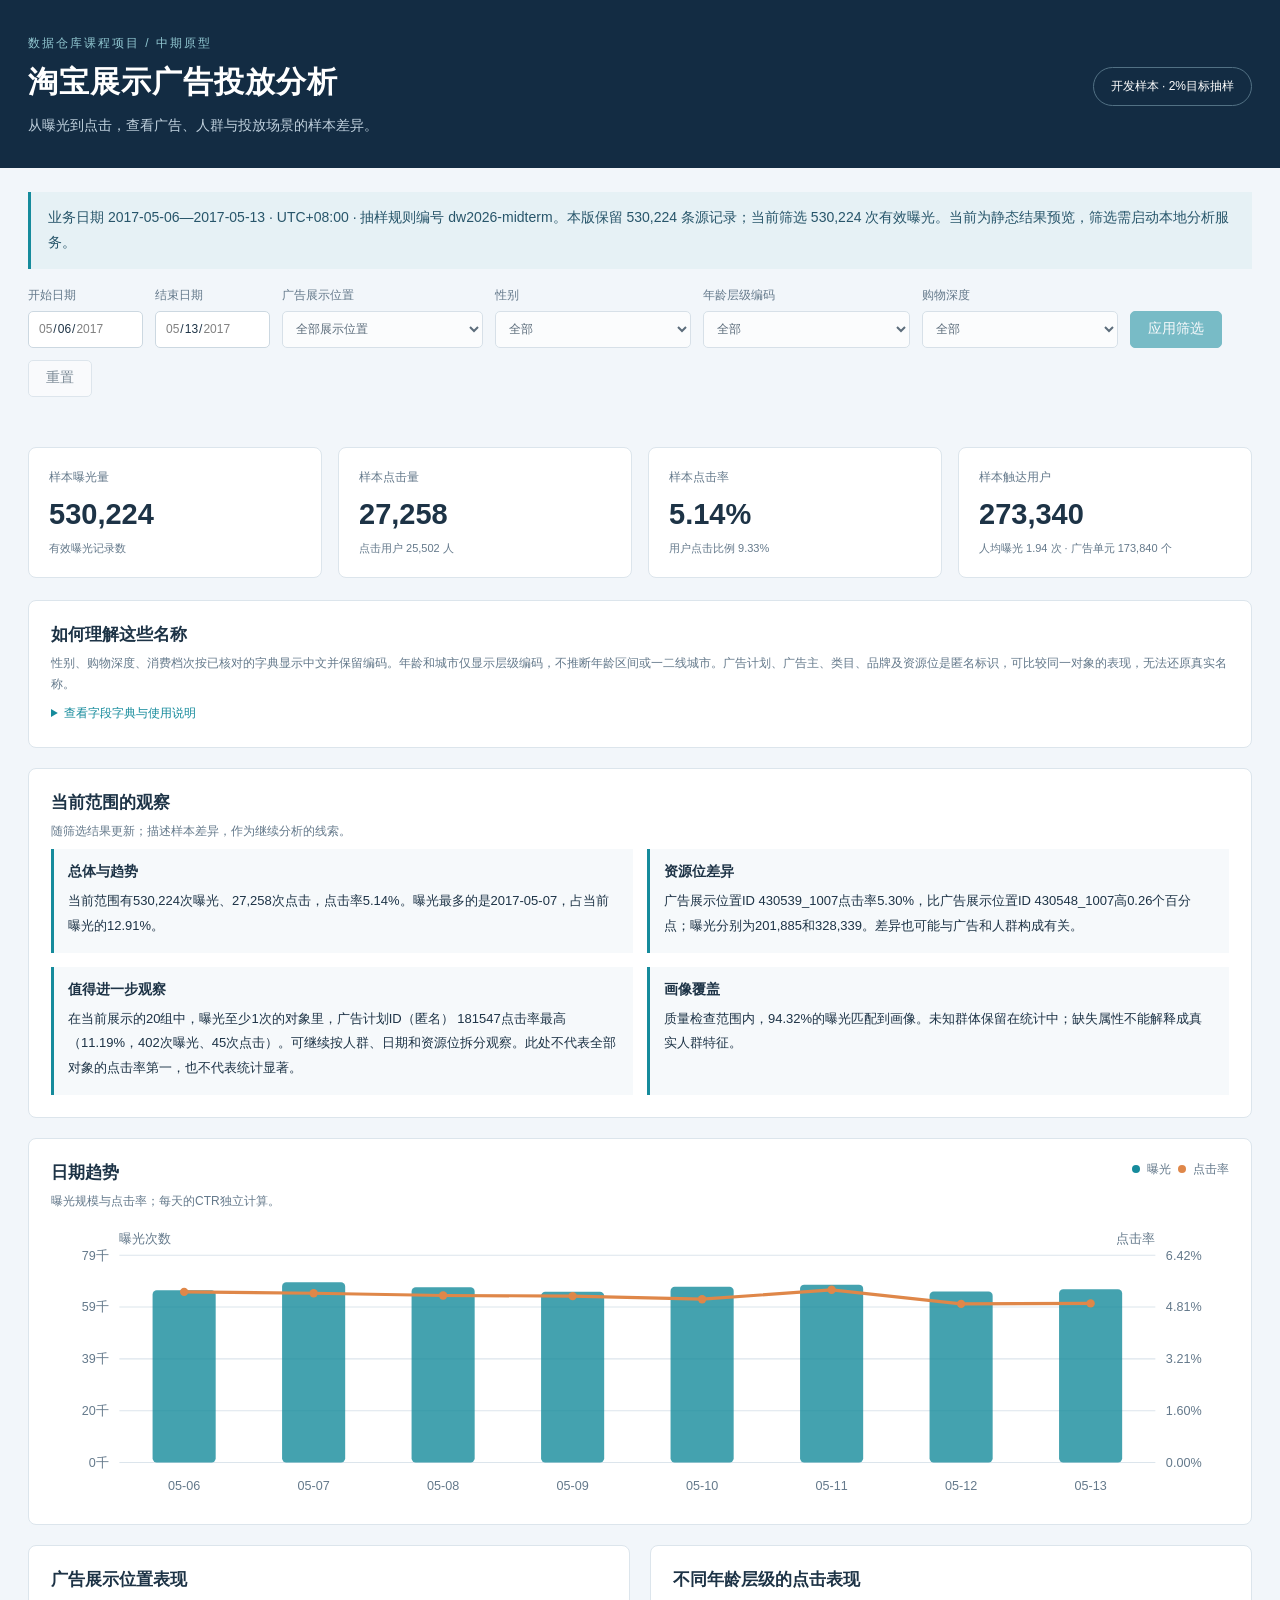
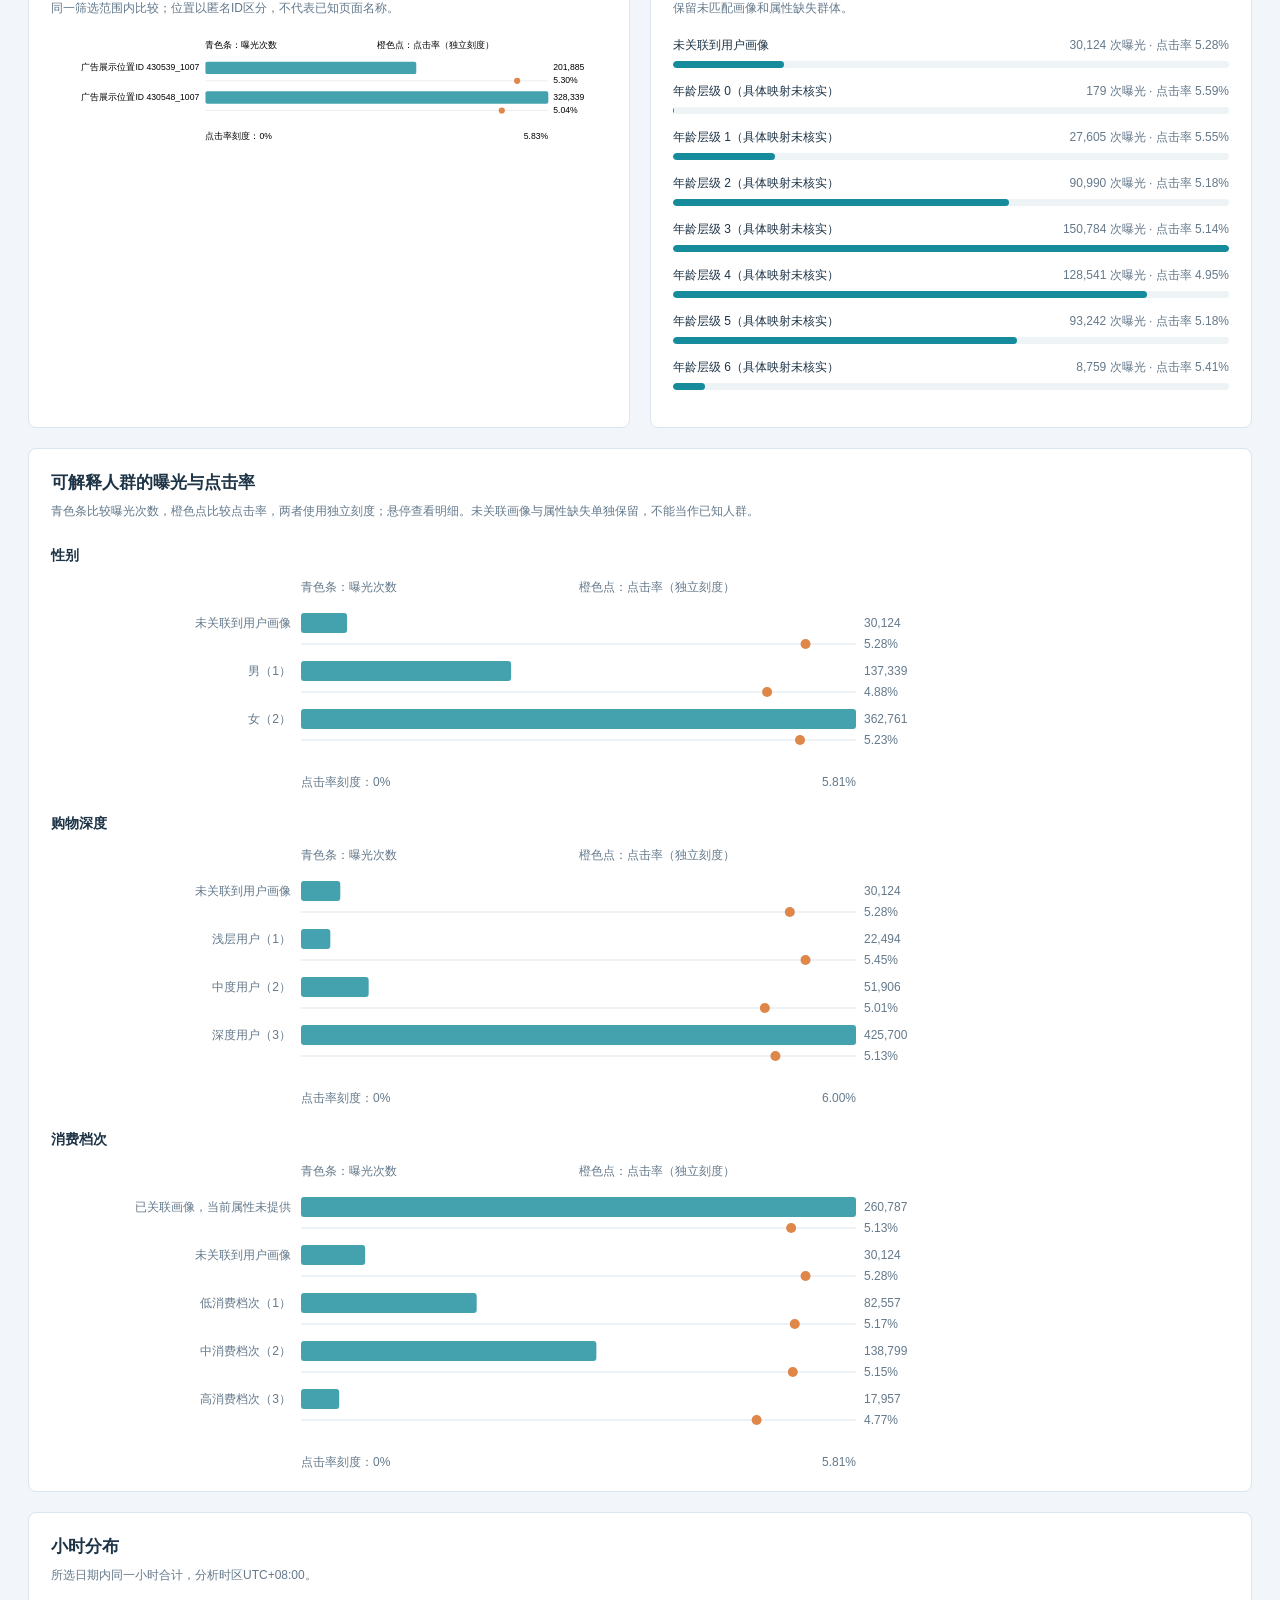
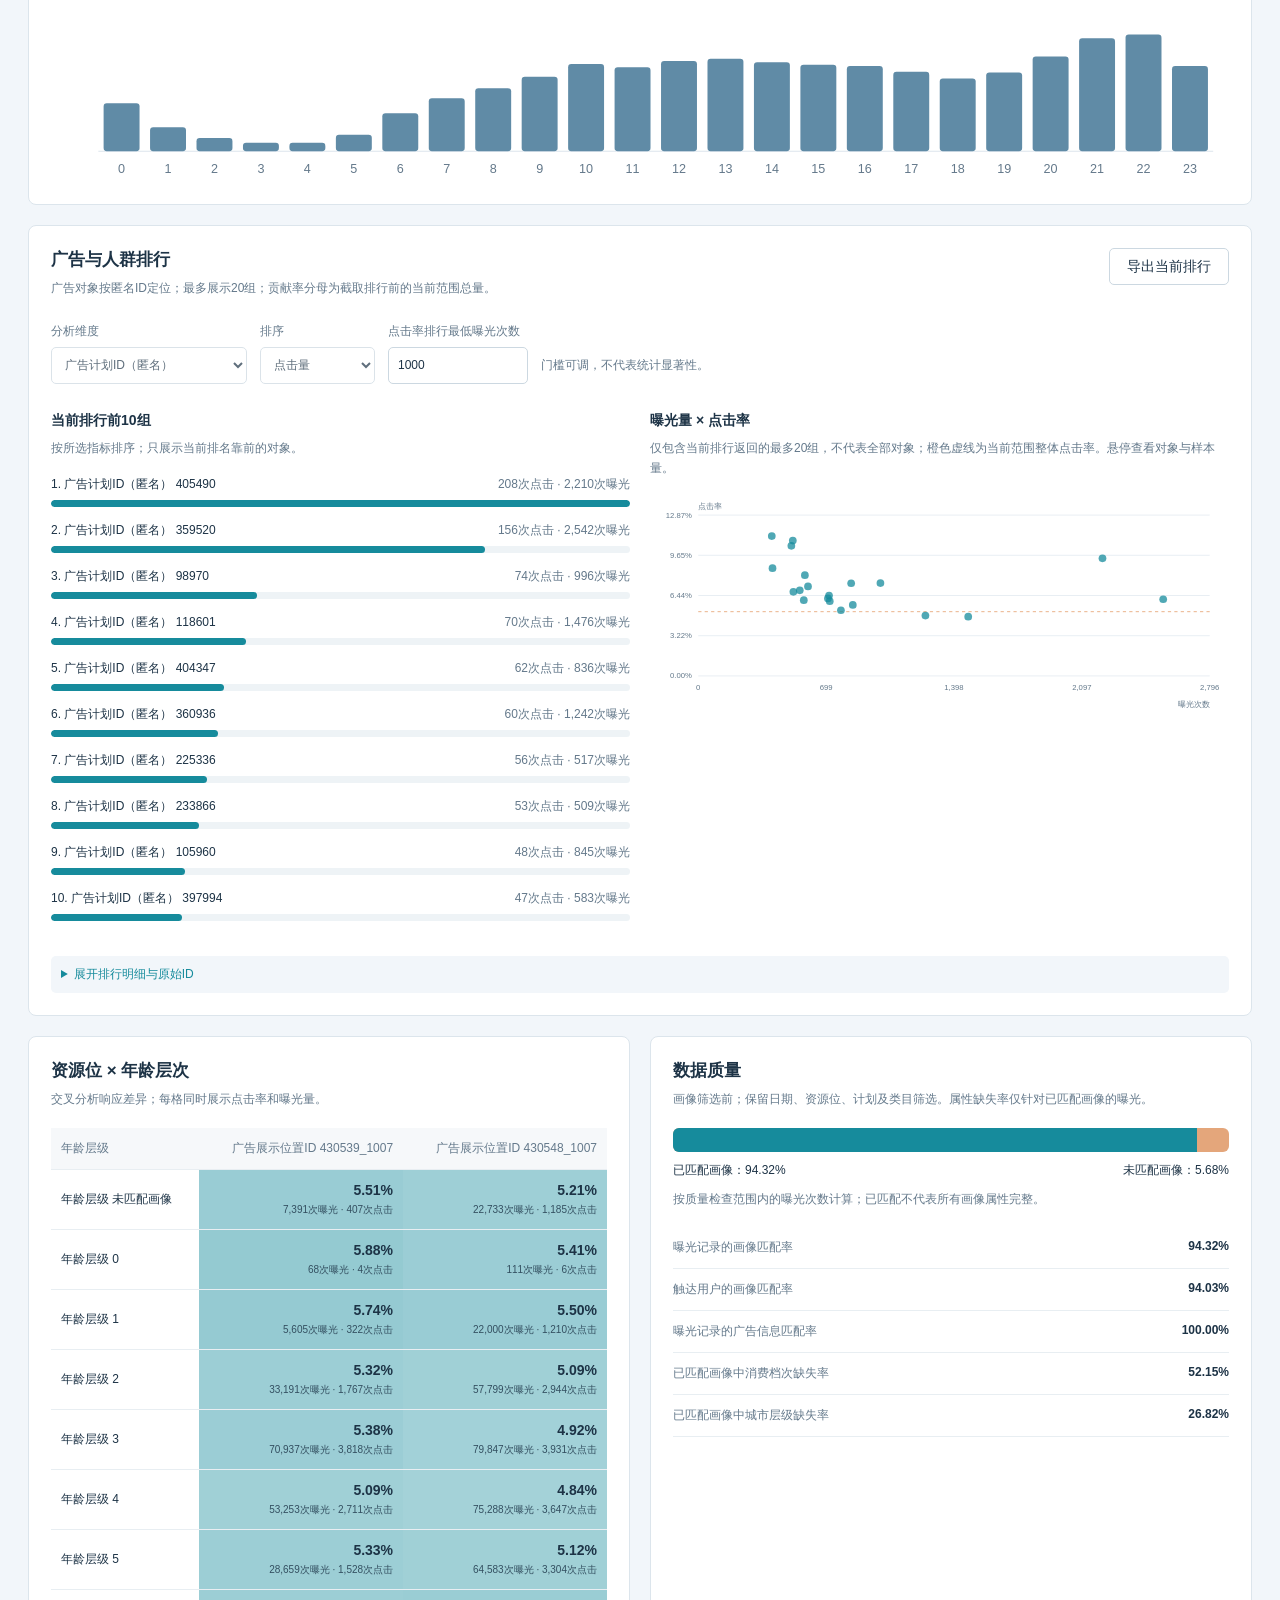
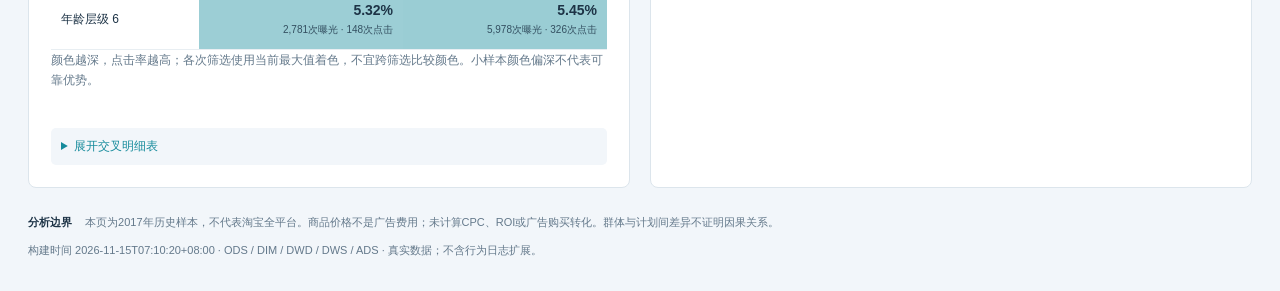
<file: examples/dashboard_preview.html>
<!doctype html>
<html lang="zh-CN">
<head><meta charset="utf-8"><meta name="viewport" content="width=device-width,initial-scale=1"><title>淘宝展示广告 · 投放分析</title><style>:root{--navy:#132c43;--ink:#1d3346;--muted:#64798b;--line:#dce5ec;--bg:#f2f6fa;--cyan:#168b9c;--orange:#df8749}*{box-sizing:border-box}body{margin:0;font-family:'Microsoft YaHei','Segoe UI',sans-serif;background:var(--bg);color:var(--ink);font-size:14px}.shell{max-width:1280px;margin:auto;padding:0 28px}header{background:var(--navy);color:white;padding:35px 0 30px}.mast{display:flex;align-items:center;justify-content:space-between;gap:20px}.eyebrow{font-size:12px;letter-spacing:2px;color:#91c7d1}h1{font-size:30px;letter-spacing:1px;margin:10px 0}header p{margin:0;color:#bfd0dd;line-height:1.8}.badge{padding:10px 17px;border:1px solid #527184;border-radius:24px;white-space:nowrap;font-size:12px}.notice{background:#e6f1f5;color:#27556a;border-left:3px solid var(--cyan);padding:13px 17px;line-height:1.8;margin:24px 0 18px}.filters{display:flex;align-items:end;gap:12px;flex-wrap:wrap;margin-bottom:22px}label{display:flex;flex-direction:column;gap:7px;font-size:12px;color:var(--muted)}input,select,button{font:inherit}input,select{height:37px;border:1px solid #ccd8e1;border-radius:5px;background:white;color:var(--ink);padding:7px 9px;min-width:115px}button{height:37px;border:1px solid var(--cyan);background:var(--cyan);color:white;border-radius:5px;padding:0 17px;cursor:pointer;white-space:nowrap}button:hover{filter:brightness(.95)}button:disabled{opacity:.55;cursor:wait}.secondary{background:white;border-color:#ccd8e1;color:var(--ink)}.cards{display:grid;grid-template-columns:repeat(4,1fr);gap:16px;margin-bottom:22px}.card{background:white;border:1px solid var(--line);border-radius:8px;padding:20px}.card small{font-size:12px;color:var(--muted)}.card strong{font-size:29px;display:block;margin:12px 0 9px;font-variant-numeric:tabular-nums}.card .sub{font-size:11px;line-height:1.6;color:var(--muted)}.grid{display:grid;grid-template-columns:1fr 1fr;gap:20px}.panel{min-width:0;padding:22px;background:white;border:1px solid var(--line);border-radius:8px}.panel.wide{grid-column:1/-1}.panel h2{font-size:17px;margin:0 0 7px}.panel p{font-size:12px;color:var(--muted);margin:0 0 18px;line-height:1.7}.panel-head{display:flex;justify-content:space-between;align-items:start;gap:15px}.legend{display:flex;align-items:center;gap:7px;font-size:12px;white-space:nowrap;color:var(--muted)}.dot{width:8px;height:8px;border-radius:50%;display:inline-block}.cyan{background:var(--cyan)}.orange{background:var(--orange)}.chart svg{width:100%;height:auto;display:block}.chart text{font-family:inherit;fill:var(--muted);font-size:12px}.chart .axis{stroke:#dce5ec;stroke-width:1}.empty{padding:35px;text-align:center;color:var(--muted)}.bar-row{margin:15px 0}.bar-top{display:flex;justify-content:space-between;gap:10px;align-items:baseline;margin-bottom:7px}.bar-top strong{font-size:12px;font-weight:500}.bar-top span{font-size:12px;color:var(--muted)}.track{height:7px;background:#eef3f6;border-radius:5px;overflow:hidden}.fill{height:100%;background:var(--cyan);border-radius:5px}.ranking{margin:20px 0}.rank-controls{display:flex;align-items:end;flex-wrap:wrap;gap:13px;margin:6px 0 18px}.rank-controls span{color:var(--muted);font-size:12px;line-height:37px}#rank-min{width:140px}.table-wrap{overflow-x:auto}table{border-collapse:collapse;width:100%;font-size:12px}th{color:var(--muted);font-weight:500;background:#f6f8fa;text-align:right;white-space:nowrap}td{text-align:right;font-variant-numeric:tabular-nums}th,td{padding:12px 10px;border-bottom:1px solid #e8eef2}th:first-child,td:first-child{text-align:left}td small{display:block;color:var(--muted);font-size:10px;margin-top:5px}.quality-row{display:flex;justify-content:space-between;gap:14px;border-bottom:1px solid #e8eef2;padding:12px 0;font-size:12px}.quality-row span{color:var(--muted)}footer{margin:24px 0 30px;font-size:11px;color:var(--muted);line-height:1.9}footer strong{color:var(--ink);margin-right:10px}#built{margin-top:7px}#error{padding:13px;background:#fff0eb;border:1px solid #edc8bb;margin-bottom:14px;color:#8b3f2b}#loading{font-size:12px;color:var(--cyan);margin:0 0 12px;min-height:16px}:focus-visible{outline:3px solid #e2a045;outline-offset:2px}body.busy .cards,body.busy .grid,body.busy .ranking{opacity:.5}@media(max-width:760px){.shell{padding:0 15px}h1{font-size:23px}.mast{align-items:start;flex-direction:column}.cards{grid-template-columns:1fr 1fr;gap:10px}.card{padding:15px}.card strong{font-size:23px}.grid{grid-template-columns:1fr}.panel{padding:16px}.panel-head{flex-wrap:wrap}.filters{gap:9px}.filters label{flex:1;min-width:130px}.bottom .panel{grid-column:1/-1}}

.explanation{margin-bottom:20px}.explanation p{margin-bottom:8px}.explanation details{font-size:12px;line-height:1.9;color:var(--muted)}summary{cursor:pointer;color:var(--cyan)}.findings{display:grid;grid-template-columns:1fr 1fr;gap:14px}.finding{background:#f6f9fb;border-left:3px solid var(--cyan);padding:14px}.finding h3{font-size:14px;margin:0 0 8px}.finding p{font-size:13px;color:var(--ink);line-height:1.9;margin:0}@media(max-width:760px){.findings{grid-template-columns:1fr}}

.audience-grid{display:grid;grid-template-columns:1fr;gap:18px}.audience-grid h3,.chart-pair h3{font-size:14px;margin:8px 0}.audience-grid .chart{max-width:900px}.chart-pair{margin:20px 0}.details-table{margin-top:20px;font-size:12px}.details-table summary{padding:10px;background:#f2f6fa;border-radius:5px}.heat-cell strong{font-size:14px}.heat-cell small{color:#334f60}.coverage-track{height:24px;overflow:hidden;border-radius:6px;background:#e4a67b}.coverage-track>div{height:100%;background:#168b9c}.coverage-key{display:flex;justify-content:space-between;gap:10px;font-size:12px;margin:10px 0}.chart-pair .chart{margin-top:20px}
</style></head>
<body>
<header><div class="shell mast"><div><div class="eyebrow">数据仓库课程项目 / 中期原型</div><h1>淘宝展示广告投放分析</h1><p>从曝光到点击，查看广告、人群与投放场景的样本差异。</p></div><div class="badge" id="mode">读取数据中</div></div></header>
<main class="shell">
<section class="notice" id="scope">正在连接只读分析服务…</section>
<form id="filters" class="filters" aria-label="分析范围筛选">
<label>开始日期<input type="date" name="start" value="2017-05-06" min="2017-05-06" max="2017-05-13"></label>
<label>结束日期<input type="date" name="end" value="2017-05-13" min="2017-05-06" max="2017-05-13"></label>
<label>广告展示位置<select name="pid"><option value="">全部展示位置</option></select></label>
<label>性别<select name="gender"><option value="">全部</option></select></label>
<label>年龄层级编码<select name="age"><option value="">全部</option></select></label>
<label>购物深度<select name="shopping"><option value="">全部</option></select></label>
<button type="submit">应用筛选</button><button type="button" class="secondary" id="reset">重置</button>
</form>
<div id="error" role="alert" hidden></div><div id="loading" role="status" aria-live="polite"></div>
<section id="cards" class="cards" aria-label="投放概览"></section>
<section class="panel explanation"><h2>如何理解这些名称</h2><p>性别、购物深度、消费档次按已核对的字典显示中文并保留编码。年龄和城市仅显示层级编码，不推断年龄区间或一二线城市。广告计划、广告主、类目、品牌及资源位是匿名标识，可比较同一对象的表现，无法还原真实名称。</p><details><summary>查看字段字典与使用说明</summary><ul><li>性别：1＝男，2＝女。</li><li>购物深度：1＝浅层用户，2＝中度用户，3＝深度用户。</li><li>消费档次：1＝低档，2＝中档，3＝高档；这不是实际消费金额。</li><li>年龄层级、城市层级：具体区间未核实；未匹配画像与属性缺失分别保留。</li><li>广告相关ID：用于定位和关联对象，数字大小不表示表现优劣。</li></ul><p>映射参考：<a href="https://dblab.xmu.edu.cn/blog/5589/" target="_blank" rel="noopener">厦大数据库实验室数据字段说明</a>。未提供映射的值保持原编码。</p></details></section>
<section class="panel explanation"><h2>当前范围的观察</h2><p>随筛选结果更新；描述样本差异，作为继续分析的线索。</p><div id="findings" class="findings"></div></section>
<div class="grid">
<section class="panel wide"><div class="panel-head"><div><h2>日期趋势</h2><p>曝光规模与点击率；每天的CTR独立计算。</p></div><div class="legend"><span class="dot cyan"></span>曝光 <span class="dot orange"></span>点击率</div></div><div id="trend" class="chart"></div></section>
<section class="panel"><h2>广告展示位置表现</h2><p>同一筛选范围内比较；位置以匿名ID区分，不代表已知页面名称。</p><div id="resources" class="bars"></div></section>
<section class="panel"><h2>不同年龄层级的点击表现</h2><p>保留未匹配画像和属性缺失群体。</p><div id="audience" class="bars"></div></section>
<section class="panel wide"><h2>可解释人群的曝光与点击率</h2><p>青色条比较曝光次数，橙色点比较点击率，两者使用独立刻度；悬停查看明细。未关联画像与属性缺失单独保留，不能当作已知人群。</p><div class="audience-grid"><div><h3>性别</h3><div id="gender-chart" class="chart"></div></div><div><h3>购物深度</h3><div id="shopping-chart" class="chart"></div></div><div><h3>消费档次</h3><div id="pvalue-chart" class="chart"></div></div></div></section>
<section class="panel wide"><h2>小时分布</h2><p>所选日期内同一小时合计，分析时区UTC+08:00。</p><div id="hours" class="chart small"></div></section>
</div>
<section class="panel ranking"><div class="panel-head"><div><h2>广告与人群排行</h2><p>广告对象按匿名ID定位；最多展示20组；贡献率分母为截取排行前的当前范围总量。</p></div><button class="secondary" id="export" type="button">导出当前排行</button></div>
<div class="rank-controls"><label>分析维度<select name="group" form="filters" id="rank-group"><option value="campaign">广告计划ID（匿名）</option><option value="advertiser">广告主ID（匿名）</option><option value="category">商品类目ID（匿名）</option><option value="brand">品牌ID（匿名）</option><option value="ad">广告单元ID（匿名）</option><option value="age">年龄层次</option><option value="gender">性别</option><option value="shopping">购物深度</option><option value="pvalue">消费档次</option><option value="city">城市层级编码（映射未核实）</option></select></label><label>排序<select name="order" form="filters" id="rank-order"><option value="clicks">点击量</option><option value="ctr">点击率</option></select></label><label>点击率排行最低曝光次数<input name="minimum" form="filters" type="number" min="0" value="1000" id="rank-min"></label><span>门槛可调，不代表统计显著性。</span></div><div class="grid chart-pair"><div><h3>当前排行前10组</h3><p>按所选指标排序；只展示当前排名靠前的对象。</p><div id="rank-chart"></div></div><div><h3>曝光量 × 点击率</h3><p>仅包含当前排行返回的最多20组，不代表全部对象；橙色虚线为当前范围整体点击率。悬停查看对象与样本量。</p><div id="scatter" class="chart"></div></div></div><details class="details-table"><summary>展开排行明细与原始ID</summary><div id="ranking" class="table-wrap"></div></details></section>
<div class="grid bottom"><section class="panel"><h2>资源位 × 年龄层次</h2><p>交叉分析响应差异；每格同时展示点击率和曝光量。</p><div id="heatmap" class="table-wrap"></div><details class="details-table"><summary>展开交叉明细表</summary><div id="cross" class="table-wrap"></div></details></section>
<section class="panel"><h2>数据质量</h2><p id="quality-note">覆盖率在画像筛选前计算。</p><div id="coverage-chart"></div><div id="quality"></div></section></div>
<footer><strong>分析边界</strong> 本页为2017年历史样本，不代表淘宝全平台。商品价格不是广告费用；未计算CPC、ROI或广告购买转化。群体与计划间差异不证明因果关系。<div id="built"></div></footer>
</main><script>window.STATIC_SNAPSHOT={"meta": {"created_at": "2026-11-15T07:10:20+08:00", "mode": "development_sample", "sample_rate": 0.02, "sample_seed": "dw2026-midterm", "sampling": "keyed BLAKE2b-64 on each exact source line, unsigned digest below rate*2^64", "source_rows_scanned": 26557961, "source_selected_rows": 530224, "timezone": "UTC+08:00", "start_date": "2017-05-06", "end_date": "2017-05-13", "scope": "Three core tables only; no behavior_log import; original files unchanged"}, "filters": {}, "overview": {"impressions": 530224, "clicks": 27258, "reached_users": 273340, "clicked_users": 25502, "exposed_ads": 173840, "matched_profile_rows": 500100, "matched_profile_users": 257025, "matched_ad_rows": 530224, "missing_pvalue_rows": 260787, "missing_city_rows": 134148, "ctr": 0.051408461329551285, "user_click_rate": 0.09329772444574523, "avg_impressions_per_user": 1.939796590327065, "profile_row_coverage": 0.9431862759890159, "profile_user_coverage": 0.9403124314041121, "ad_row_coverage": 1.0, "pvalue_missing_rate": 0.5214697060587883, "city_missing_rate": 0.26824235152969406}, "quality": {"impressions": 530224, "clicks": 27258, "reached_users": 273340, "clicked_users": 25502, "exposed_ads": 173840, "matched_profile_rows": 500100, "matched_profile_users": 257025, "matched_ad_rows": 530224, "missing_pvalue_rows": 260787, "missing_city_rows": 134148, "ctr": 0.051408461329551285, "user_click_rate": 0.09329772444574523, "avg_impressions_per_user": 1.939796590327065, "profile_row_coverage": 0.9431862759890159, "profile_user_coverage": 0.9403124314041121, "ad_row_coverage": 1.0, "pvalue_missing_rate": 0.5214697060587883, "city_missing_rate": 0.26824235152969406}, "quality_scope_note": "画像筛选前；保留日期、资源位、计划及类目筛选", "daily": [{"group_key": "2017-05-06", "impressions": 65373, "clicks": 3456, "reached_users": 49651, "clicked_users": 3391, "exposed_ads": 40814, "matched_profile_rows": 61471, "matched_profile_users": 46733, "matched_ad_rows": 65373, "missing_pvalue_rows": 32097, "missing_city_rows": 16606, "ctr": 0.052865862053141206, "user_click_rate": 0.0682967110430807, "avg_impressions_per_user": 1.3166502185253066, "profile_row_coverage": 0.9403117494990286, "profile_user_coverage": 0.9412297838915631, "ad_row_coverage": 1.0, "pvalue_missing_rate": 0.5221486554635519, "city_missing_rate": 0.27014364497079923, "impression_share": 0.12329317420561876, "click_share": 0.12678846577151662}, {"group_key": "2017-05-07", "impressions": 68430, "clicks": 3589, "reached_users": 51897, "clicked_users": 3517, "exposed_ads": 41976, "matched_profile_rows": 64424, "matched_profile_users": 48846, "matched_ad_rows": 68430, "missing_pvalue_rows": 33633, "missing_city_rows": 17399, "ctr": 0.05244775683179892, "user_click_rate": 0.06776884983717749, "avg_impressions_per_user": 1.3185733279380312, "profile_row_coverage": 0.9414584246675435, "profile_user_coverage": 0.9412104745939072, "ad_row_coverage": 1.0, "pvalue_missing_rate": 0.5220569973922762, "city_missing_rate": 0.2700701601887495, "impression_share": 0.12905866199945684, "click_share": 0.1316677672609876}, {"group_key": "2017-05-08", "impressions": 66525, "clicks": 3443, "reached_users": 50411, "clicked_users": 3391, "exposed_ads": 40754, "matched_profile_rows": 62916, "matched_profile_users": 47697, "matched_ad_rows": 66525, "missing_pvalue_rows": 32803, "missing_city_rows": 16873, "ctr": 0.05175497933107854, "user_click_rate": 0.06726706472793637, "avg_impressions_per_user": 1.3196524568050625, "profile_row_coverage": 0.945749718151071, "profile_user_coverage": 0.9461625438892305, "ad_row_coverage": 1.0, "pvalue_missing_rate": 0.5213777099624897, "city_missing_rate": 0.26818297412422915, "impression_share": 0.12546584085216814, "click_share": 0.12631154156577887}, {"group_key": "2017-05-09", "impressions": 64834, "clicks": 3342, "reached_users": 49649, "clicked_users": 3292, "exposed_ads": 40000, "matched_profile_rows": 61364, "matched_profile_users": 46979, "matched_ad_rows": 64834, "missing_pvalue_rows": 31989, "missing_city_rows": 16361, "ctr": 0.051547027794058675, "user_click_rate": 0.06630546435980583, "avg_impressions_per_user": 1.3058470462647787, "profile_row_coverage": 0.9464786994478206, "profile_user_coverage": 0.9462224818223932, "ad_row_coverage": 1.0, "pvalue_missing_rate": 0.5212991330421746, "city_missing_rate": 0.26662212372074834, "impression_share": 0.12227662271040164, "click_share": 0.12260620735197006}, {"group_key": "2017-05-10", "impressions": 66745, "clicks": 3377, "reached_users": 50764, "clicked_users": 3326, "exposed_ads": 39879, "matched_profile_rows": 63106, "matched_profile_users": 48031, "matched_ad_rows": 66745, "missing_pvalue_rows": 32578, "missing_city_rows": 16752, "ctr": 0.050595550228481535, "user_click_rate": 0.06551887164132061, "avg_impressions_per_user": 1.3148097076668506, "profile_row_coverage": 0.9454790621020301, "profile_user_coverage": 0.9461626349381451, "ad_row_coverage": 1.0, "pvalue_missing_rate": 0.5162425125978513, "city_missing_rate": 0.2654581180870282, "impression_share": 0.1258807598298078, "click_share": 0.12389023405972559}, {"group_key": "2017-05-11", "impressions": 67553, "clicks": 3614, "reached_users": 51431, "clicked_users": 3540, "exposed_ads": 40491, "matched_profile_rows": 63942, "matched_profile_users": 48636, "matched_ad_rows": 67553, "missing_pvalue_rows": 33440, "missing_city_rows": 17100, "ctr": 0.05349873432712093, "user_click_rate": 0.06883008302385721, "avg_impressions_per_user": 1.3134685306527192, "profile_row_coverage": 0.9465456752475834, "profile_user_coverage": 0.9456553440531975, "ad_row_coverage": 1.0, "pvalue_missing_rate": 0.5229739451377811, "city_missing_rate": 0.2674298583090926, "impression_share": 0.127404644074957, "click_share": 0.13258492919509868}, {"group_key": "2017-05-12", "impressions": 64940, "clicks": 3192, "reached_users": 49975, "clicked_users": 3138, "exposed_ads": 39681, "matched_profile_rows": 61257, "matched_profile_users": 47071, "matched_ad_rows": 64940, "missing_pvalue_rows": 32124, "missing_city_rows": 16475, "ctr": 0.0491530643671081, "user_click_rate": 0.06279139569784893, "avg_impressions_per_user": 1.2994497248624313, "profile_row_coverage": 0.9432861102556206, "profile_user_coverage": 0.9418909454727363, "ad_row_coverage": 1.0, "pvalue_missing_rate": 0.5244135364121651, "city_missing_rate": 0.2689488548247547, "impression_share": 0.12247653821780984, "click_share": 0.11710323574730354}, {"group_key": "2017-05-13", "impressions": 65824, "clicks": 3245, "reached_users": 50406, "clicked_users": 3198, "exposed_ads": 39640, "matched_profile_rows": 61620, "matched_profile_users": 47189, "matched_ad_rows": 65824, "missing_pvalue_rows": 32123, "missing_city_rows": 16582, "ctr": 0.04929812834224599, "user_click_rate": 0.06344482799666706, "avg_impressions_per_user": 1.3058762845692973, "profile_row_coverage": 0.9361327175498299, "profile_user_coverage": 0.9361782327500694, "ad_row_coverage": 1.0, "pvalue_missing_rate": 0.5213080168776372, "city_missing_rate": 0.26910094125284, "impression_share": 0.12414375810978001, "click_share": 0.11904761904761904}], "hourly": [{"group_key": "0", "impressions": 15883, "clicks": 854, "reached_users": 12799, "clicked_users": 839, "exposed_ads": 12425, "matched_profile_rows": 15069, "matched_profile_users": 12116, "matched_ad_rows": 15883, "missing_pvalue_rows": 7806, "missing_city_rows": 3888, "ctr": 0.05376817981489643, "user_click_rate": 0.065551996249707, "avg_impressions_per_user": 1.240956324712868, "profile_row_coverage": 0.9487502361014921, "profile_user_coverage": 0.9466364559731228, "ad_row_coverage": 1.0, "pvalue_missing_rate": 0.5180171212422855, "city_missing_rate": 0.25801313955803307, "impression_share": 0.029955264190229036, "click_share": 0.03133025166923472}, {"group_key": "1", "impressions": 7948, "clicks": 412, "reached_users": 6467, "clicked_users": 406, "exposed_ads": 6884, "matched_profile_rows": 7508, "matched_profile_users": 6123, "matched_ad_rows": 7948, "missing_pvalue_rows": 3979, "missing_city_rows": 2094, "ctr": 0.051836940110719675, "user_click_rate": 0.06278026905829596, "avg_impressions_per_user": 1.2290088139786608, "profile_row_coverage": 0.9446401610468043, "profile_user_coverage": 0.9468068656254832, "ad_row_coverage": 1.0, "pvalue_missing_rate": 0.5299680340969632, "city_missing_rate": 0.2789025039957379, "impression_share": 0.014989891064908415, "click_share": 0.015114828674150708}, {"group_key": "2", "impressions": 4349, "clicks": 219, "reached_users": 3600, "clicked_users": 216, "exposed_ads": 3968, "matched_profile_rows": 4095, "matched_profile_users": 3398, "matched_ad_rows": 4349, "missing_pvalue_rows": 2086, "missing_city_rows": 1153, "ctr": 0.050356403770981835, "user_click_rate": 0.06, "avg_impressions_per_user": 1.2080555555555557, "profile_row_coverage": 0.9415957691423316, "profile_user_coverage": 0.9438888888888889, "ad_row_coverage": 1.0, "pvalue_missing_rate": 0.5094017094017094, "city_missing_rate": 0.28156288156288156, "impression_share": 0.008202193789794502, "click_share": 0.00803433854281312}, {"group_key": "3", "impressions": 2842, "clicks": 155, "reached_users": 2336, "clicked_users": 154, "exposed_ads": 2660, "matched_profile_rows": 2678, "matched_profile_users": 2200, "matched_ad_rows": 2842, "missing_pvalue_rows": 1457, "missing_city_rows": 827, "ctr": 0.05453905700211119, "user_click_rate": 0.06592465753424658, "avg_impressions_per_user": 1.216609589041096, "profile_row_coverage": 0.9422941590429276, "profile_user_coverage": 0.9417808219178082, "ad_row_coverage": 1.0, "pvalue_missing_rate": 0.5440627333831217, "city_missing_rate": 0.30881254667662433, "impression_share": 0.005359998792962974, "click_share": 0.005686403991488737}, {"group_key": "4", "impressions": 2770, "clicks": 132, "reached_users": 2314, "clicked_users": 130, "exposed_ads": 2612, "matched_profile_rows": 2589, "matched_profile_users": 2165, "matched_ad_rows": 2770, "missing_pvalue_rows": 1415, "missing_city_rows": 818, "ctr": 0.047653429602888084, "user_click_rate": 0.056179775280898875, "avg_impressions_per_user": 1.1970613656006914, "profile_row_coverage": 0.9346570397111913, "profile_user_coverage": 0.935609334485739, "ad_row_coverage": 1.0, "pvalue_missing_rate": 0.5465430668211665, "city_missing_rate": 0.31595210505986865, "impression_share": 0.005224207127553638, "click_share": 0.004842615012106538}, {"group_key": "5", "impressions": 5437, "clicks": 253, "reached_users": 4426, "clicked_users": 248, "exposed_ads": 4867, "matched_profile_rows": 5081, "matched_profile_users": 4139, "matched_ad_rows": 5437, "missing_pvalue_rows": 2687, "missing_city_rows": 1427, "ctr": 0.046533014530071734, "user_click_rate": 0.05603253502033439, "avg_impressions_per_user": 1.228422955264347, "profile_row_coverage": 0.9345227147323892, "profile_user_coverage": 0.9351558969724356, "ad_row_coverage": 1.0, "pvalue_missing_rate": 0.5288329069080889, "city_missing_rate": 0.28085022633339896, "impression_share": 0.010254156733757808, "click_share": 0.009281678773204197}, {"group_key": "6", "impressions": 12603, "clicks": 621, "reached_users": 10033, "clicked_users": 618, "exposed_ads": 10152, "matched_profile_rows": 11840, "matched_profile_users": 9427, "matched_ad_rows": 12603, "missing_pvalue_rows": 6268, "missing_city_rows": 3176, "ctr": 0.049273982385146395, "user_click_rate": 0.061596730788398286, "avg_impressions_per_user": 1.256154689524569, "profile_row_coverage": 0.9394588590018249, "profile_user_coverage": 0.9395993222366191, "ad_row_coverage": 1.0, "pvalue_missing_rate": 0.5293918918918918, "city_missing_rate": 0.2682432432432432, "impression_share": 0.0237691994326926, "click_share": 0.022782302443319392}, {"group_key": "7", "impressions": 17505, "clicks": 831, "reached_users": 14230, "clicked_users": 819, "exposed_ads": 13582, "matched_profile_rows": 16603, "matched_profile_users": 13485, "matched_ad_rows": 17505, "missing_pvalue_rows": 8567, "missing_city_rows": 4229, "ctr": 0.04747215081405313, "user_click_rate": 0.057554462403373155, "avg_impressions_per_user": 1.230147575544624, "profile_row_coverage": 0.9484718651813767, "profile_user_coverage": 0.9476458186929023, "ad_row_coverage": 1.0, "pvalue_missing_rate": 0.5159910859483225, "city_missing_rate": 0.2547130036740348, "impression_share": 0.03301434865264492, "click_share": 0.03048646268985252}, {"group_key": "8", "impressions": 20865, "clicks": 1049, "reached_users": 17137, "clicked_users": 1039, "exposed_ads": 16062, "matched_profile_rows": 19817, "matched_profile_users": 16271, "matched_ad_rows": 20865, "missing_pvalue_rows": 10215, "missing_city_rows": 4853, "ctr": 0.05027558111670261, "user_click_rate": 0.06062904825815487, "avg_impressions_per_user": 1.2175409931726673, "profile_row_coverage": 0.9497723460340283, "profile_user_coverage": 0.9494660675730875, "ad_row_coverage": 1.0, "pvalue_missing_rate": 0.5154665186456073, "city_missing_rate": 0.2448907503658475, "impression_share": 0.039351293038413955, "click_share": 0.038484114755301196}, {"group_key": "9", "impressions": 24637, "clicks": 1261, "reached_users": 20208, "clicked_users": 1243, "exposed_ads": 18430, "matched_profile_rows": 23376, "matched_profile_users": 19197, "matched_ad_rows": 24637, "missing_pvalue_rows": 12037, "missing_city_rows": 5899, "ctr": 0.05118317977026424, "user_click_rate": 0.061510292953285826, "avg_impressions_per_user": 1.2191706254948536, "profile_row_coverage": 0.9488168202297358, "profile_user_coverage": 0.9499703087885986, "ad_row_coverage": 1.0, "pvalue_missing_rate": 0.5149298425735798, "city_missing_rate": 0.25235284052019163, "impression_share": 0.046465267509580854, "click_share": 0.046261647956563214}, {"group_key": "10", "impressions": 28836, "clicks": 1551, "reached_users": 23620, "clicked_users": 1534, "exposed_ads": 21331, "matched_profile_rows": 27349, "matched_profile_users": 22373, "matched_ad_rows": 28836, "missing_pvalue_rows": 14203, "missing_city_rows": 7110, "ctr": 0.05378693300041615, "user_click_rate": 0.06494496189669771, "avg_impressions_per_user": 1.2208298052497883, "profile_row_coverage": 0.9484325149119157, "profile_user_coverage": 0.9472057578323455, "ad_row_coverage": 1.0, "pvalue_missing_rate": 0.5193242897363706, "city_missing_rate": 0.2599729423379283, "impression_share": 0.05438456199643924, "click_share": 0.05690072639225181}, {"group_key": "11", "impressions": 27802, "clicks": 1412, "reached_users": 22858, "clicked_users": 1391, "exposed_ads": 21031, "matched_profile_rows": 26324, "matched_profile_users": 21637, "matched_ad_rows": 27802, "missing_pvalue_rows": 13652, "missing_city_rows": 6979, "ctr": 0.05078771311416445, "user_click_rate": 0.06085396797620089, "avg_impressions_per_user": 1.2162918890541605, "profile_row_coverage": 0.9468383569527372, "profile_user_coverage": 0.9465832531280077, "ad_row_coverage": 1.0, "pvalue_missing_rate": 0.5186141923719799, "city_missing_rate": 0.26511928278377145, "impression_share": 0.052434442801532935, "click_share": 0.051801306038594175}, {"group_key": "12", "impressions": 29869, "clicks": 1511, "reached_users": 24428, "clicked_users": 1500, "exposed_ads": 22098, "matched_profile_rows": 28088, "matched_profile_users": 22989, "matched_ad_rows": 29869, "missing_pvalue_rows": 14665, "missing_city_rows": 7804, "ctr": 0.050587565703572264, "user_click_rate": 0.06140494514491567, "avg_impressions_per_user": 1.2227362043556576, "profile_row_coverage": 0.9403729619337775, "profile_user_coverage": 0.9410921892909776, "ad_row_coverage": 1.0, "pvalue_missing_rate": 0.5221090857305611, "city_missing_rate": 0.27784107091996585, "impression_share": 0.05633279519599264, "click_share": 0.055433267297674074}, {"group_key": "13", "impressions": 30606, "clicks": 1531, "reached_users": 25093, "clicked_users": 1515, "exposed_ads": 22569, "matched_profile_rows": 28878, "matched_profile_users": 23692, "matched_ad_rows": 30606, "missing_pvalue_rows": 15112, "missing_city_rows": 7856, "ctr": 0.05002287133241848, "user_click_rate": 0.06037540349898378, "avg_impressions_per_user": 1.2197027059339258, "profile_row_coverage": 0.9435404822583807, "profile_user_coverage": 0.9441676961702467, "ad_row_coverage": 1.0, "pvalue_missing_rate": 0.523304938015098, "city_missing_rate": 0.27204100006925686, "impression_share": 0.05772277377108543, "click_share": 0.056166996844962944}, {"group_key": "14", "impressions": 29412, "clicks": 1562, "reached_users": 24108, "clicked_users": 1547, "exposed_ads": 22050, "matched_profile_rows": 27836, "matched_profile_users": 22801, "matched_ad_rows": 29412, "missing_pvalue_rows": 14589, "missing_city_rows": 7353, "ctr": 0.053107575139398885, "user_click_rate": 0.06416957026713124, "avg_impressions_per_user": 1.2200099552015928, "profile_row_coverage": 0.9464164286685707, "profile_user_coverage": 0.945785631325701, "ad_row_coverage": 1.0, "pvalue_missing_rate": 0.5241054749245582, "city_missing_rate": 0.2641543325190401, "impression_share": 0.055470895319713935, "click_share": 0.057304277643260695}, {"group_key": "15", "impressions": 28662, "clicks": 1518, "reached_users": 23615, "clicked_users": 1505, "exposed_ads": 21516, "matched_profile_rows": 27121, "matched_profile_users": 22337, "matched_ad_rows": 28662, "missing_pvalue_rows": 14129, "missing_city_rows": 7176, "ctr": 0.05296211011094829, "user_click_rate": 0.06373067965276308, "avg_impressions_per_user": 1.2137200931611265, "profile_row_coverage": 0.9462354336752494, "profile_user_coverage": 0.9458818547533347, "ad_row_coverage": 1.0, "pvalue_missing_rate": 0.5209616164595701, "city_missing_rate": 0.2645920135688212, "impression_share": 0.054056398805033344, "click_share": 0.05569007263922518}, {"group_key": "16", "impressions": 28193, "clicks": 1399, "reached_users": 23242, "clicked_users": 1375, "exposed_ads": 21126, "matched_profile_rows": 26676, "matched_profile_users": 21981, "matched_ad_rows": 28193, "missing_pvalue_rows": 13984, "missing_city_rows": 7345, "ctr": 0.04962224665697159, "user_click_rate": 0.05916014112382755, "avg_impressions_per_user": 1.21301953360296, "profile_row_coverage": 0.9461923172418686, "profile_user_coverage": 0.9457447723948025, "ad_row_coverage": 1.0, "pvalue_missing_rate": 0.5242165242165242, "city_missing_rate": 0.2753411306042885, "impression_share": 0.05317186698451975, "click_share": 0.05132438183285641}, {"group_key": "17", "impressions": 26286, "clicks": 1341, "reached_users": 21827, "clicked_users": 1326, "exposed_ads": 19760, "matched_profile_rows": 24709, "matched_profile_users": 20516, "matched_ad_rows": 26286, "missing_pvalue_rows": 12841, "missing_city_rows": 6858, "ctr": 0.05101574982880621, "user_click_rate": 0.06075044669446099, "avg_impressions_per_user": 1.2042882668254913, "profile_row_coverage": 0.9400060868903599, "profile_user_coverage": 0.9399367755532139, "ad_row_coverage": 1.0, "pvalue_missing_rate": 0.5196891820794043, "city_missing_rate": 0.27755069003197214, "impression_share": 0.04957527384652524, "click_share": 0.04919656614571869}, {"group_key": "18", "impressions": 24091, "clicks": 1235, "reached_users": 19937, "clicked_users": 1218, "exposed_ads": 18211, "matched_profile_rows": 22554, "matched_profile_users": 18684, "matched_ad_rows": 24091, "missing_pvalue_rows": 11776, "missing_city_rows": 6445, "ctr": 0.05126395749450002, "user_click_rate": 0.06109244118974771, "avg_impressions_per_user": 1.208356322415609, "profile_row_coverage": 0.9362002407538085, "profile_user_coverage": 0.9371520288910067, "ad_row_coverage": 1.0, "pvalue_missing_rate": 0.5221246785492596, "city_missing_rate": 0.2857586237474506, "impression_share": 0.04543551404689339, "click_share": 0.04530779954508768}, {"group_key": "19", "impressions": 26076, "clicks": 1410, "reached_users": 21405, "clicked_users": 1398, "exposed_ads": 19654, "matched_profile_rows": 24527, "matched_profile_users": 20130, "matched_ad_rows": 26076, "missing_pvalue_rows": 12807, "missing_city_rows": 6680, "ctr": 0.05407271053842614, "user_click_rate": 0.06531184302733006, "avg_impressions_per_user": 1.2182200420462508, "profile_row_coverage": 0.9405967172879276, "profile_user_coverage": 0.9404344779257183, "ad_row_coverage": 1.0, "pvalue_missing_rate": 0.5221592530680474, "city_missing_rate": 0.2723529171932972, "impression_share": 0.04917921482241468, "click_share": 0.051727933083865286}, {"group_key": "20", "impressions": 31370, "clicks": 1658, "reached_users": 25443, "clicked_users": 1643, "exposed_ads": 23042, "matched_profile_rows": 29383, "matched_profile_users": 23872, "matched_ad_rows": 31370, "missing_pvalue_rows": 15432, "missing_city_rows": 8028, "ctr": 0.052853044309850175, "user_click_rate": 0.06457571827221632, "avg_impressions_per_user": 1.2329520889832173, "profile_row_coverage": 0.9366592285623206, "profile_user_coverage": 0.9382541366977165, "ad_row_coverage": 1.0, "pvalue_missing_rate": 0.5252016472109723, "city_missing_rate": 0.2732192083858013, "impression_share": 0.05916367422070672, "click_share": 0.060826179470247266}, {"group_key": "21", "impressions": 37381, "clicks": 1918, "reached_users": 30033, "clicked_users": 1891, "exposed_ads": 26381, "matched_profile_rows": 35075, "matched_profile_users": 28169, "matched_ad_rows": 37381, "missing_pvalue_rows": 18426, "missing_city_rows": 9489, "ctr": 0.051309488777721304, "user_click_rate": 0.06296407285319482, "avg_impressions_per_user": 1.244664202710352, "profile_row_coverage": 0.93831090661031, "profile_user_coverage": 0.9379349382346086, "ad_row_coverage": 1.0, "pvalue_missing_rate": 0.5253314326443336, "city_missing_rate": 0.2705345687811832, "impression_share": 0.0705003922870334, "click_share": 0.07036466358500257}, {"group_key": "22", "impressions": 38599, "clicks": 2020, "reached_users": 30690, "clicked_users": 1987, "exposed_ads": 26673, "matched_profile_rows": 36317, "matched_profile_users": 28889, "matched_ad_rows": 38599, "missing_pvalue_rows": 18860, "missing_city_rows": 9532, "ctr": 0.05233296199383404, "user_click_rate": 0.06474421635711958, "avg_impressions_per_user": 1.2577060931899642, "profile_row_coverage": 0.9408792973911241, "profile_user_coverage": 0.9413163897034865, "ad_row_coverage": 1.0, "pvalue_missing_rate": 0.51931602279924, "city_missing_rate": 0.26246661343172617, "impression_share": 0.07279753462687467, "click_share": 0.0741066842761758}, {"group_key": "23", "impressions": 28202, "clicks": 1405, "reached_users": 22695, "clicked_users": 1388, "exposed_ads": 20039, "matched_profile_rows": 26607, "matched_profile_users": 21409, "matched_ad_rows": 28202, "missing_pvalue_rows": 13794, "missing_city_rows": 7129, "ctr": 0.04981916176157719, "user_click_rate": 0.06115884556069619, "avg_impressions_per_user": 1.2426525666446353, "profile_row_coverage": 0.9434437273952202, "profile_user_coverage": 0.9433355364617757, "ad_row_coverage": 1.0, "pvalue_missing_rate": 0.5184349983087158, "city_missing_rate": 0.26793700905776674, "impression_share": 0.053188840942695916, "click_share": 0.05154450069704307}], "resources": [{"group_key": "430539_1007", "impressions": 201885, "clicks": 10705, "reached_users": 102006, "clicked_users": 9987, "exposed_ads": 92696, "matched_profile_rows": 194494, "matched_profile_users": 98264, "matched_ad_rows": 201885, "missing_pvalue_rows": 98627, "missing_city_rows": 35739, "ctr": 0.05302523713995592, "user_click_rate": 0.09790600552908653, "avg_impressions_per_user": 1.9791482853949767, "profile_row_coverage": 0.9633900487901528, "profile_user_coverage": 0.9633158833794091, "ad_row_coverage": 1.0, "pvalue_missing_rate": 0.5070953345604492, "city_missing_rate": 0.1837537404752846, "impression_share": 0.3807541718217206, "click_share": 0.39272874018636733}, {"group_key": "430548_1007", "impressions": 328339, "clicks": 16553, "reached_users": 172322, "clicked_users": 15520, "exposed_ads": 129380, "matched_profile_rows": 305606, "matched_profile_users": 159721, "matched_ad_rows": 328339, "missing_pvalue_rows": 162160, "missing_city_rows": 98409, "ctr": 0.05041435833087145, "user_click_rate": 0.09006395004700503, "avg_impressions_per_user": 1.9053806246445608, "profile_row_coverage": 0.930763631490624, "profile_user_coverage": 0.9268752683928924, "ad_row_coverage": 1.0, "pvalue_missing_rate": 0.5306178543614981, "city_missing_rate": 0.32201265681956504, "impression_share": 0.6192458281782793, "click_share": 0.6072712598136327}], "audience": [{"group_key": "未匹配画像", "impressions": 30124, "clicks": 1592, "reached_users": 16315, "clicked_users": 1498, "exposed_ads": 22826, "matched_profile_rows": 0, "matched_profile_users": 0, "matched_ad_rows": 30124, "missing_pvalue_rows": 0, "missing_city_rows": 0, "ctr": 0.0528482273270482, "user_click_rate": 0.09181734600061293, "avg_impressions_per_user": 1.8463990193073858, "profile_row_coverage": 0.0, "profile_user_coverage": 0.0, "ad_row_coverage": 1.0, "pvalue_missing_rate": null, "city_missing_rate": null, "impression_share": 0.056813724010984036, "click_share": 0.058404871964194}, {"group_key": "编码 0", "impressions": 179, "clicks": 10, "reached_users": 98, "clicked_users": 10, "exposed_ads": 176, "matched_profile_rows": 179, "matched_profile_users": 98, "matched_ad_rows": 179, "missing_pvalue_rows": 110, "missing_city_rows": 61, "ctr": 0.055865921787709494, "user_click_rate": 0.10204081632653061, "avg_impressions_per_user": 1.8265306122448979, "profile_row_coverage": 1.0, "profile_user_coverage": 1.0, "ad_row_coverage": 1.0, "pvalue_missing_rate": 0.6145251396648045, "city_missing_rate": 0.3407821229050279, "impression_share": 0.00033759316817043365, "click_share": 0.00036686477364443465}, {"group_key": "编码 1", "impressions": 27605, "clicks": 1532, "reached_users": 14859, "clicked_users": 1424, "exposed_ads": 17209, "matched_profile_rows": 27605, "matched_profile_users": 14859, "matched_ad_rows": 27605, "missing_pvalue_rows": 16830, "missing_city_rows": 14987, "ctr": 0.05549719253758377, "user_click_rate": 0.09583417457433205, "avg_impressions_per_user": 1.8577966215761492, "profile_row_coverage": 1.0, "profile_user_coverage": 1.0, "ad_row_coverage": 1.0, "pvalue_missing_rate": 0.6096721608404274, "city_missing_rate": 0.5429088933164282, "impression_share": 0.05206290171701017, "click_share": 0.05620368332232739}, {"group_key": "编码 2", "impressions": 90990, "clicks": 4711, "reached_users": 46529, "clicked_users": 4410, "exposed_ads": 45871, "matched_profile_rows": 90990, "matched_profile_users": 46529, "matched_ad_rows": 90990, "missing_pvalue_rows": 40665, "missing_city_rows": 23556, "ctr": 0.05177492032091439, "user_click_rate": 0.09477959981946743, "avg_impressions_per_user": 1.9555546003567668, "profile_row_coverage": 1.0, "profile_user_coverage": 1.0, "ad_row_coverage": 1.0, "pvalue_missing_rate": 0.4469172436531487, "city_missing_rate": 0.2588855918232773, "impression_share": 0.17160671716104892, "click_share": 0.17282999486389317}, {"group_key": "编码 3", "impressions": 150784, "clicks": 7749, "reached_users": 76216, "clicked_users": 7238, "exposed_ads": 74372, "matched_profile_rows": 150784, "matched_profile_users": 76216, "matched_ad_rows": 150784, "missing_pvalue_rows": 76867, "missing_city_rows": 34483, "ctr": 0.05139139431239389, "user_click_rate": 0.0949669360764144, "avg_impressions_per_user": 1.9783772436233862, "profile_row_coverage": 1.0, "profile_user_coverage": 1.0, "ad_row_coverage": 1.0, "pvalue_missing_rate": 0.5097822050084889, "city_missing_rate": 0.22869137308998302, "impression_share": 0.284377923292797, "click_share": 0.2842835130970724}, {"group_key": "编码 4", "impressions": 128541, "clicks": 6358, "reached_users": 65106, "clicked_users": 5957, "exposed_ads": 71230, "matched_profile_rows": 128541, "matched_profile_users": 65106, "matched_ad_rows": 128541, "missing_pvalue_rows": 69670, "missing_city_rows": 30300, "ctr": 0.0494628173112081, "user_click_rate": 0.09149694344607257, "avg_impressions_per_user": 1.9743341627499769, "profile_row_coverage": 1.0, "profile_user_coverage": 1.0, "ad_row_coverage": 1.0, "pvalue_missing_rate": 0.5420060525435464, "city_missing_rate": 0.2357224543141877, "impression_share": 0.24242772865807657, "click_share": 0.23325262308313155}, {"group_key": "编码 5", "impressions": 93242, "clicks": 4832, "reached_users": 49423, "clicked_users": 4529, "exposed_ads": 58235, "matched_profile_rows": 93242, "matched_profile_users": 49423, "matched_ad_rows": 93242, "missing_pvalue_rows": 51520, "missing_city_rows": 27611, "ctr": 0.051822140237232146, "user_click_rate": 0.09163749671205713, "avg_impressions_per_user": 1.8866114966715901, "profile_row_coverage": 1.0, "profile_user_coverage": 1.0, "ad_row_coverage": 1.0, "pvalue_missing_rate": 0.5525407005426739, "city_missing_rate": 0.2961219193067502, "impression_share": 0.1758539786957965, "click_share": 0.17726905862499082}, {"group_key": "编码 6", "impressions": 8759, "clicks": 474, "reached_users": 4794, "clicked_users": 436, "exposed_ads": 7937, "matched_profile_rows": 8759, "matched_profile_users": 4794, "matched_ad_rows": 8759, "missing_pvalue_rows": 5125, "missing_city_rows": 3150, "ctr": 0.0541157666400274, "user_click_rate": 0.09094701710471423, "avg_impressions_per_user": 1.827075511055486, "profile_row_coverage": 1.0, "profile_user_coverage": 1.0, "ad_row_coverage": 1.0, "pvalue_missing_rate": 0.58511245575979, "city_missing_rate": 0.3596300947596758, "impression_share": 0.016519433296116357, "click_share": 0.017389390270746204}], "ranking": [{"group_key": "405490", "impressions": 2210, "clicks": 208, "reached_users": 2171, "clicked_users": 207, "exposed_ads": 18, "matched_profile_rows": 2117, "matched_profile_users": 2078, "matched_ad_rows": 2210, "missing_pvalue_rows": 976, "missing_city_rows": 480, "ctr": 0.09411764705882353, "user_click_rate": 0.09534776600644865, "avg_impressions_per_user": 1.0179640718562875, "profile_row_coverage": 0.9579185520361991, "profile_user_coverage": 0.9571625978811608, "ad_row_coverage": 1.0, "pvalue_missing_rate": 0.4610297590930562, "city_missing_rate": 0.22673594709494568, "impression_share": 0.004168049729925466, "click_share": 0.007630787291804241}, {"group_key": "359520", "impressions": 2542, "clicks": 156, "reached_users": 2406, "clicked_users": 155, "exposed_ads": 23, "matched_profile_rows": 2455, "matched_profile_users": 2329, "matched_ad_rows": 2542, "missing_pvalue_rows": 1177, "missing_city_rows": 597, "ctr": 0.06136900078678206, "user_click_rate": 0.06442227763923525, "avg_impressions_per_user": 1.056525353283458, "profile_row_coverage": 0.9657749803304485, "profile_user_coverage": 0.9679966749792186, "ad_row_coverage": 1.0, "pvalue_missing_rate": 0.4794297352342159, "city_missing_rate": 0.24317718940936864, "impression_share": 0.004794200187090739, "click_share": 0.00572309046885318}, {"group_key": "98970", "impressions": 996, "clicks": 74, "reached_users": 972, "clicked_users": 74, "exposed_ads": 23, "matched_profile_rows": 964, "matched_profile_users": 940, "matched_ad_rows": 996, "missing_pvalue_rows": 476, "missing_city_rows": 164, "ctr": 0.07429718875502007, "user_click_rate": 0.07613168724279835, "avg_impressions_per_user": 1.0246913580246915, "profile_row_coverage": 0.9678714859437751, "profile_user_coverage": 0.9670781893004116, "ad_row_coverage": 1.0, "pvalue_missing_rate": 0.49377593360995853, "city_missing_rate": 0.17012448132780084, "impression_share": 0.0018784513714958206, "click_share": 0.0027147993249688166}, {"group_key": "118601", "impressions": 1476, "clicks": 70, "reached_users": 1413, "clicked_users": 70, "exposed_ads": 36, "matched_profile_rows": 1421, "matched_profile_users": 1360, "matched_ad_rows": 1476, "missing_pvalue_rows": 675, "missing_city_rows": 284, "ctr": 0.04742547425474255, "user_click_rate": 0.04953998584571833, "avg_impressions_per_user": 1.0445859872611465, "profile_row_coverage": 0.9627371273712737, "profile_user_coverage": 0.9624911535739561, "ad_row_coverage": 1.0, "pvalue_missing_rate": 0.47501759324419424, "city_missing_rate": 0.19985925404644617, "impression_share": 0.002783729140891397, "click_share": 0.0025680534155110425}, {"group_key": "404347", "impressions": 836, "clicks": 62, "reached_users": 798, "clicked_users": 62, "exposed_ads": 92, "matched_profile_rows": 790, "matched_profile_users": 756, "matched_ad_rows": 836, "missing_pvalue_rows": 369, "missing_city_rows": 224, "ctr": 0.07416267942583732, "user_click_rate": 0.07769423558897243, "avg_impressions_per_user": 1.0476190476190477, "profile_row_coverage": 0.9449760765550239, "profile_user_coverage": 0.9473684210526315, "ad_row_coverage": 1.0, "pvalue_missing_rate": 0.4670886075949367, "city_missing_rate": 0.28354430379746837, "impression_share": 0.0015766921150306287, "click_share": 0.002274561596595495}, {"group_key": "360936", "impressions": 1242, "clicks": 60, "reached_users": 1201, "clicked_users": 60, "exposed_ads": 17, "matched_profile_rows": 1210, "matched_profile_users": 1169, "matched_ad_rows": 1242, "missing_pvalue_rows": 600, "missing_city_rows": 316, "ctr": 0.04830917874396135, "user_click_rate": 0.04995836802664446, "avg_impressions_per_user": 1.0341382181515404, "profile_row_coverage": 0.9742351046698873, "profile_user_coverage": 0.9733555370524563, "ad_row_coverage": 1.0, "pvalue_missing_rate": 0.49586776859504134, "city_missing_rate": 0.2611570247933884, "impression_share": 0.0023424062283110532, "click_share": 0.002201188641866608}, {"group_key": "225336", "impressions": 517, "clicks": 56, "reached_users": 514, "clicked_users": 56, "exposed_ads": 4, "matched_profile_rows": 508, "matched_profile_users": 505, "matched_ad_rows": 517, "missing_pvalue_rows": 235, "missing_city_rows": 94, "ctr": 0.10831721470019343, "user_click_rate": 0.10894941634241245, "avg_impressions_per_user": 1.0058365758754864, "profile_row_coverage": 0.9825918762088974, "profile_user_coverage": 0.9824902723735408, "ad_row_coverage": 1.0, "pvalue_missing_rate": 0.4625984251968504, "city_missing_rate": 0.18503937007874016, "impression_share": 0.0009750595974531519, "click_share": 0.002054442732408834}, {"group_key": "233866", "impressions": 509, "clicks": 53, "reached_users": 500, "clicked_users": 53, "exposed_ads": 2, "matched_profile_rows": 493, "matched_profile_users": 484, "matched_ad_rows": 509, "missing_pvalue_rows": 236, "missing_city_rows": 125, "ctr": 0.10412573673870335, "user_click_rate": 0.106, "avg_impressions_per_user": 1.018, "profile_row_coverage": 0.9685658153241651, "profile_user_coverage": 0.968, "ad_row_coverage": 1.0, "pvalue_missing_rate": 0.4787018255578093, "city_missing_rate": 0.2535496957403651, "impression_share": 0.0009599716346298923, "click_share": 0.0019443833003155036}, {"group_key": "105960", "impressions": 845, "clicks": 48, "reached_users": 816, "clicked_users": 48, "exposed_ads": 39, "matched_profile_rows": 822, "matched_profile_users": 793, "matched_ad_rows": 845, "missing_pvalue_rows": 441, "missing_city_rows": 198, "ctr": 0.05680473372781065, "user_click_rate": 0.058823529411764705, "avg_impressions_per_user": 1.0355392156862746, "profile_row_coverage": 0.9727810650887574, "profile_user_coverage": 0.9718137254901961, "ad_row_coverage": 1.0, "pvalue_missing_rate": 0.5364963503649635, "city_missing_rate": 0.24087591240875914, "impression_share": 0.0015936660732067955, "click_share": 0.0017609509134932863}, {"group_key": "397994", "impressions": 583, "clicks": 47, "reached_users": 549, "clicked_users": 47, "exposed_ads": 28, "matched_profile_rows": 550, "matched_profile_users": 517, "matched_ad_rows": 583, "missing_pvalue_rows": 289, "missing_city_rows": 116, "ctr": 0.08061749571183534, "user_click_rate": 0.08561020036429873, "avg_impressions_per_user": 1.0619307832422586, "profile_row_coverage": 0.9433962264150944, "profile_user_coverage": 0.941712204007286, "ad_row_coverage": 1.0, "pvalue_missing_rate": 0.5254545454545455, "city_missing_rate": 0.2109090909090909, "impression_share": 0.0010995352907450435, "click_share": 0.001724264436128843}, {"group_key": "396664", "impressions": 715, "clicks": 46, "reached_users": 686, "clicked_users": 46, "exposed_ads": 63, "matched_profile_rows": 664, "matched_profile_users": 636, "matched_ad_rows": 715, "missing_pvalue_rows": 316, "missing_city_rows": 202, "ctr": 0.06433566433566433, "user_click_rate": 0.06705539358600583, "avg_impressions_per_user": 1.0422740524781342, "profile_row_coverage": 0.9286713286713286, "profile_user_coverage": 0.9271137026239067, "ad_row_coverage": 1.0, "pvalue_missing_rate": 0.4759036144578313, "city_missing_rate": 0.3042168674698795, "impression_share": 0.001348486677328827, "click_share": 0.0016875779587643995}, {"group_key": "181547", "impressions": 402, "clicks": 45, "reached_users": 396, "clicked_users": 45, "exposed_ads": 5, "matched_profile_rows": 384, "matched_profile_users": 378, "matched_ad_rows": 402, "missing_pvalue_rows": 204, "missing_city_rows": 97, "ctr": 0.11194029850746269, "user_click_rate": 0.11363636363636363, "avg_impressions_per_user": 1.0151515151515151, "profile_row_coverage": 0.9552238805970149, "profile_user_coverage": 0.9545454545454546, "ad_row_coverage": 1.0, "pvalue_missing_rate": 0.53125, "city_missing_rate": 0.2526041666666667, "impression_share": 0.000758170131868795, "click_share": 0.001650891481399956}, {"group_key": "282035", "impressions": 709, "clicks": 44, "reached_users": 677, "clicked_users": 44, "exposed_ads": 14, "matched_profile_rows": 700, "matched_profile_users": 668, "matched_ad_rows": 709, "missing_pvalue_rows": 334, "missing_city_rows": 137, "ctr": 0.06205923836389281, "user_click_rate": 0.06499261447562776, "avg_impressions_per_user": 1.0472673559822747, "profile_row_coverage": 0.9873060648801129, "profile_user_coverage": 0.9867060561299852, "ad_row_coverage": 1.0, "pvalue_missing_rate": 0.47714285714285715, "city_missing_rate": 0.1957142857142857, "impression_share": 0.0013371707052113823, "click_share": 0.0016142050040355124}, {"group_key": "414149", "impressions": 719, "clicks": 43, "reached_users": 696, "clicked_users": 43, "exposed_ads": 31, "matched_profile_rows": 687, "matched_profile_users": 664, "matched_ad_rows": 719, "missing_pvalue_rows": 335, "missing_city_rows": 182, "ctr": 0.059805285118219746, "user_click_rate": 0.0617816091954023, "avg_impressions_per_user": 1.0330459770114941, "profile_row_coverage": 0.9554937413073713, "profile_user_coverage": 0.9540229885057471, "ad_row_coverage": 1.0, "pvalue_missing_rate": 0.487627365356623, "city_missing_rate": 0.264919941775837, "impression_share": 0.001356030658740457, "click_share": 0.0015775185266710691}, {"group_key": "129474", "impressions": 600, "clicks": 43, "reached_users": 543, "clicked_users": 41, "exposed_ads": 78, "matched_profile_rows": 533, "matched_profile_users": 490, "matched_ad_rows": 600, "missing_pvalue_rows": 279, "missing_city_rows": 199, "ctr": 0.07166666666666667, "user_click_rate": 0.07550644567219153, "avg_impressions_per_user": 1.1049723756906078, "profile_row_coverage": 0.8883333333333333, "profile_user_coverage": 0.9023941068139963, "ad_row_coverage": 1.0, "pvalue_missing_rate": 0.5234521575984991, "city_missing_rate": 0.37335834896810505, "impression_share": 0.0011315972117444703, "click_share": 0.0015775185266710691}, {"group_key": "82320", "impressions": 780, "clicks": 41, "reached_users": 730, "clicked_users": 41, "exposed_ads": 164, "matched_profile_rows": 717, "matched_profile_users": 673, "matched_ad_rows": 780, "missing_pvalue_rows": 360, "missing_city_rows": 212, "ctr": 0.052564102564102565, "user_click_rate": 0.056164383561643834, "avg_impressions_per_user": 1.0684931506849316, "profile_row_coverage": 0.9192307692307692, "profile_user_coverage": 0.9219178082191781, "ad_row_coverage": 1.0, "pvalue_missing_rate": 0.502092050209205, "city_missing_rate": 0.29567642956764295, "impression_share": 0.0014710763752678114, "click_share": 0.0015041455719421821}, {"group_key": "352747", "impressions": 555, "clicks": 38, "reached_users": 553, "clicked_users": 38, "exposed_ads": 11, "matched_profile_rows": 536, "matched_profile_users": 534, "matched_ad_rows": 555, "missing_pvalue_rows": 254, "missing_city_rows": 120, "ctr": 0.06846846846846846, "user_click_rate": 0.06871609403254973, "avg_impressions_per_user": 1.003616636528029, "profile_row_coverage": 0.9657657657657658, "profile_user_coverage": 0.9656419529837251, "ad_row_coverage": 1.0, "pvalue_missing_rate": 0.47388059701492535, "city_missing_rate": 0.22388059701492538, "impression_share": 0.001046727420863635, "click_share": 0.0013940861398488518}, {"group_key": "162326", "impressions": 577, "clicks": 35, "reached_users": 556, "clicked_users": 35, "exposed_ads": 54, "matched_profile_rows": 560, "matched_profile_users": 540, "matched_ad_rows": 577, "missing_pvalue_rows": 254, "missing_city_rows": 122, "ctr": 0.060658578856152515, "user_click_rate": 0.06294964028776978, "avg_impressions_per_user": 1.0377697841726619, "profile_row_coverage": 0.9705372616984402, "profile_user_coverage": 0.9712230215827338, "ad_row_coverage": 1.0, "pvalue_missing_rate": 0.45357142857142857, "city_missing_rate": 0.21785714285714286, "impression_share": 0.001088219318627599, "click_share": 0.0012840267077555213}, {"group_key": "408804", "impressions": 520, "clicks": 35, "reached_users": 499, "clicked_users": 35, "exposed_ads": 52, "matched_profile_rows": 486, "matched_profile_users": 468, "matched_ad_rows": 520, "missing_pvalue_rows": 253, "missing_city_rows": 152, "ctr": 0.0673076923076923, "user_click_rate": 0.07014028056112225, "avg_impressions_per_user": 1.0420841683366733, "profile_row_coverage": 0.9346153846153846, "profile_user_coverage": 0.9378757515030061, "ad_row_coverage": 1.0, "pvalue_missing_rate": 0.5205761316872428, "city_missing_rate": 0.31275720164609055, "impression_share": 0.0009807175835118743, "click_share": 0.0012840267077555213}, {"group_key": "409028", "impressions": 406, "clicks": 35, "reached_users": 374, "clicked_users": 34, "exposed_ads": 75, "matched_profile_rows": 392, "matched_profile_users": 360, "matched_ad_rows": 406, "missing_pvalue_rows": 191, "missing_city_rows": 114, "ctr": 0.08620689655172414, "user_click_rate": 0.09090909090909091, "avg_impressions_per_user": 1.085561497326203, "profile_row_coverage": 0.9655172413793104, "profile_user_coverage": 0.9625668449197861, "ad_row_coverage": 1.0, "pvalue_missing_rate": 0.4872448979591837, "city_missing_rate": 0.29081632653061223, "impression_share": 0.0007657141132804249, "click_share": 0.0012840267077555213}], "cross": [{"group_key": "430539_1007", "second_key": "未匹配画像", "impressions": 7391, "clicks": 407, "reached_users": 3742, "clicked_users": 373, "exposed_ads": 6690, "matched_profile_rows": 0, "matched_profile_users": 0, "matched_ad_rows": 7391, "missing_pvalue_rows": 0, "missing_city_rows": 0, "ctr": 0.055066973345961306, "user_click_rate": 0.09967931587386425, "avg_impressions_per_user": 1.975146980224479, "profile_row_coverage": 0.0, "profile_user_coverage": 0.0, "ad_row_coverage": 1.0, "pvalue_missing_rate": null, "city_missing_rate": null, "impression_share": 0.013939391653338967, "click_share": 0.01493139628732849}, {"group_key": "430539_1007", "second_key": "编码 0", "impressions": 68, "clicks": 4, "reached_users": 35, "clicked_users": 4, "exposed_ads": 66, "matched_profile_rows": 68, "matched_profile_users": 35, "matched_ad_rows": 68, "missing_pvalue_rows": 51, "missing_city_rows": 13, "ctr": 0.058823529411764705, "user_click_rate": 0.11428571428571428, "avg_impressions_per_user": 1.9428571428571428, "profile_row_coverage": 1.0, "profile_user_coverage": 1.0, "ad_row_coverage": 1.0, "pvalue_missing_rate": 0.75, "city_missing_rate": 0.19117647058823528, "impression_share": 0.00012824768399770663, "click_share": 0.00014674590945777387}, {"group_key": "430539_1007", "second_key": "编码 1", "impressions": 5605, "clicks": 322, "reached_users": 2987, "clicked_users": 302, "exposed_ads": 4690, "matched_profile_rows": 5605, "matched_profile_users": 2987, "matched_ad_rows": 5605, "missing_pvalue_rows": 3031, "missing_city_rows": 2589, "ctr": 0.05744870651204282, "user_click_rate": 0.10110478741211919, "avg_impressions_per_user": 1.8764646802812186, "profile_row_coverage": 1.0, "profile_user_coverage": 1.0, "ad_row_coverage": 1.0, "pvalue_missing_rate": 0.5407671721677074, "city_missing_rate": 0.46190900981266725, "impression_share": 0.010571003953046259, "click_share": 0.011813045711350795}, {"group_key": "430539_1007", "second_key": "编码 2", "impressions": 33191, "clicks": 1767, "reached_users": 16893, "clicked_users": 1644, "exposed_ads": 21105, "matched_profile_rows": 33191, "matched_profile_users": 16893, "matched_ad_rows": 33191, "missing_pvalue_rows": 14610, "missing_city_rows": 6220, "ctr": 0.05323732337079329, "user_click_rate": 0.09731841591191617, "avg_impressions_per_user": 1.9647783105428285, "profile_row_coverage": 1.0, "profile_user_coverage": 1.0, "ad_row_coverage": 1.0, "pvalue_missing_rate": 0.4401795667500226, "city_missing_rate": 0.1874001988490856, "impression_share": 0.06259807175835119, "click_share": 0.0648250055029716}, {"group_key": "430539_1007", "second_key": "编码 3", "impressions": 70937, "clicks": 3818, "reached_users": 35426, "clicked_users": 3567, "exposed_ads": 41961, "matched_profile_rows": 70937, "matched_profile_users": 35426, "matched_ad_rows": 70937, "missing_pvalue_rows": 35570, "missing_city_rows": 11670, "ctr": 0.05382240579669284, "user_click_rate": 0.10068875966804042, "avg_impressions_per_user": 2.0023993676960425, "profile_row_coverage": 1.0, "profile_user_coverage": 1.0, "ad_row_coverage": 1.0, "pvalue_missing_rate": 0.5014308470896711, "city_missing_rate": 0.16451217277302396, "impression_share": 0.13378685234919582, "click_share": 0.14006897057744516}, {"group_key": "430539_1007", "second_key": "编码 4", "impressions": 53253, "clicks": 2711, "reached_users": 26565, "clicked_users": 2539, "exposed_ads": 35848, "matched_profile_rows": 53253, "matched_profile_users": 26565, "matched_ad_rows": 53253, "missing_pvalue_rows": 28568, "missing_city_rows": 8479, "ctr": 0.050907930069667436, "user_click_rate": 0.09557688688123471, "avg_impressions_per_user": 2.0046301524562393, "profile_row_coverage": 1.0, "profile_user_coverage": 1.0, "ad_row_coverage": 1.0, "pvalue_missing_rate": 0.5364580399226334, "city_missing_rate": 0.15922107674684993, "impression_share": 0.10043491052838045, "click_share": 0.09945704013500624}, {"group_key": "430539_1007", "second_key": "编码 5", "impressions": 28659, "clicks": 1528, "reached_users": 14851, "clicked_users": 1426, "exposed_ads": 22343, "matched_profile_rows": 28659, "matched_profile_users": 14851, "matched_ad_rows": 28659, "missing_pvalue_rows": 15188, "missing_city_rows": 5927, "ctr": 0.053316584667992606, "user_click_rate": 0.09602047000202006, "avg_impressions_per_user": 1.9297690391219446, "profile_row_coverage": 1.0, "profile_user_coverage": 1.0, "ad_row_coverage": 1.0, "pvalue_missing_rate": 0.5299556858229526, "city_missing_rate": 0.20681112390523046, "impression_share": 0.054050740818974624, "click_share": 0.056056937412869615}, {"group_key": "430539_1007", "second_key": "编码 6", "impressions": 2781, "clicks": 148, "reached_users": 1507, "clicked_users": 132, "exposed_ads": 2667, "matched_profile_rows": 2781, "matched_profile_users": 1507, "matched_ad_rows": 2781, "missing_pvalue_rows": 1609, "missing_city_rows": 841, "ctr": 0.05321826681049982, "user_click_rate": 0.08759124087591241, "avg_impressions_per_user": 1.8453881884538819, "profile_row_coverage": 1.0, "profile_user_coverage": 1.0, "ad_row_coverage": 1.0, "pvalue_missing_rate": 0.5785688601222582, "city_missing_rate": 0.3024092053218267, "impression_share": 0.005244953076435619, "click_share": 0.005429598649937633}, {"group_key": "430548_1007", "second_key": "未匹配画像", "impressions": 22733, "clicks": 1185, "reached_users": 12601, "clicked_users": 1126, "exposed_ads": 17674, "matched_profile_rows": 0, "matched_profile_users": 0, "matched_ad_rows": 22733, "missing_pvalue_rows": 0, "missing_city_rows": 0, "ctr": 0.052126864030264376, "user_click_rate": 0.0893579874613126, "avg_impressions_per_user": 1.8040631695897151, "profile_row_coverage": 0.0, "profile_user_coverage": 0.0, "ad_row_coverage": 1.0, "pvalue_missing_rate": null, "city_missing_rate": null, "impression_share": 0.04287433235764507, "click_share": 0.043473475676865506}, {"group_key": "430548_1007", "second_key": "编码 0", "impressions": 111, "clicks": 6, "reached_users": 63, "clicked_users": 6, "exposed_ads": 110, "matched_profile_rows": 111, "matched_profile_users": 63, "matched_ad_rows": 111, "missing_pvalue_rows": 59, "missing_city_rows": 48, "ctr": 0.05405405405405406, "user_click_rate": 0.09523809523809523, "avg_impressions_per_user": 1.7619047619047619, "profile_row_coverage": 1.0, "profile_user_coverage": 1.0, "ad_row_coverage": 1.0, "pvalue_missing_rate": 0.5315315315315315, "city_missing_rate": 0.43243243243243246, "impression_share": 0.000209345484172727, "click_share": 0.00022011886418666079}, {"group_key": "430548_1007", "second_key": "编码 1", "impressions": 22000, "clicks": 1210, "reached_users": 11909, "clicked_users": 1123, "exposed_ads": 14137, "matched_profile_rows": 22000, "matched_profile_users": 11909, "matched_ad_rows": 22000, "missing_pvalue_rows": 13799, "missing_city_rows": 12398, "ctr": 0.055, "user_click_rate": 0.09429842975900579, "avg_impressions_per_user": 1.8473423461247795, "profile_row_coverage": 1.0, "profile_user_coverage": 1.0, "ad_row_coverage": 1.0, "pvalue_missing_rate": 0.6272272727272727, "city_missing_rate": 0.5635454545454546, "impression_share": 0.04149189776396391, "click_share": 0.04439063761097659}, {"group_key": "430548_1007", "second_key": "编码 2", "impressions": 57799, "clicks": 2944, "reached_users": 29799, "clicked_users": 2766, "exposed_ads": 32611, "matched_profile_rows": 57799, "matched_profile_users": 29799, "matched_ad_rows": 57799, "missing_pvalue_rows": 26055, "missing_city_rows": 17336, "ctr": 0.050935137286112216, "user_click_rate": 0.09282190677539515, "avg_impressions_per_user": 1.9396288466055909, "profile_row_coverage": 1.0, "profile_user_coverage": 1.0, "ad_row_coverage": 1.0, "pvalue_missing_rate": 0.45078634578452914, "city_missing_rate": 0.2999359850516445, "impression_share": 0.10900864540269772, "click_share": 0.10800498936092157}, {"group_key": "430548_1007", "second_key": "编码 3", "impressions": 79847, "clicks": 3931, "reached_users": 41078, "clicked_users": 3671, "exposed_ads": 46539, "matched_profile_rows": 79847, "matched_profile_users": 41078, "matched_ad_rows": 79847, "missing_pvalue_rows": 41297, "missing_city_rows": 22813, "ctr": 0.04923165554122259, "user_click_rate": 0.08936657091387117, "avg_impressions_per_user": 1.9437898631871076, "profile_row_coverage": 1.0, "profile_user_coverage": 1.0, "ad_row_coverage": 1.0, "pvalue_missing_rate": 0.5172016481520909, "city_missing_rate": 0.2857089183062607, "impression_share": 0.1505910709436012, "click_share": 0.14421454251962726}, {"group_key": "430548_1007", "second_key": "编码 4", "impressions": 75288, "clicks": 3647, "reached_users": 38806, "clicked_users": 3420, "exposed_ads": 47274, "matched_profile_rows": 75288, "matched_profile_users": 38806, "matched_ad_rows": 75288, "missing_pvalue_rows": 41102, "missing_city_rows": 21821, "ctr": 0.048440654553182444, "user_click_rate": 0.08813070143792197, "avg_impressions_per_user": 1.9401123537597278, "profile_row_coverage": 1.0, "profile_user_coverage": 1.0, "ad_row_coverage": 1.0, "pvalue_missing_rate": 0.5459302943364148, "city_missing_rate": 0.2898337052385506, "impression_share": 0.14199281812969614, "click_share": 0.13379558294812532}, {"group_key": "430548_1007", "second_key": "编码 5", "impressions": 64583, "clicks": 3304, "reached_users": 34763, "clicked_users": 3104, "exposed_ads": 43287, "matched_profile_rows": 64583, "matched_profile_users": 34763, "matched_ad_rows": 64583, "missing_pvalue_rows": 36332, "missing_city_rows": 21684, "ctr": 0.051158973723735346, "user_click_rate": 0.08929033742772488, "avg_impressions_per_user": 1.8578085895923826, "profile_row_coverage": 1.0, "profile_user_coverage": 1.0, "ad_row_coverage": 1.0, "pvalue_missing_rate": 0.5625629035504699, "city_missing_rate": 0.3357539909883406, "impression_share": 0.12180323787682187, "click_share": 0.12121212121212122}, {"group_key": "430548_1007", "second_key": "编码 6", "impressions": 5978, "clicks": 326, "reached_users": 3303, "clicked_users": 304, "exposed_ads": 5526, "matched_profile_rows": 5978, "matched_profile_users": 3303, "matched_ad_rows": 5978, "missing_pvalue_rows": 3516, "missing_city_rows": 2309, "ctr": 0.054533288725326194, "user_click_rate": 0.09203754162882229, "avg_impressions_per_user": 1.8098698153194066, "profile_row_coverage": 1.0, "profile_user_coverage": 1.0, "ad_row_coverage": 1.0, "pvalue_missing_rate": 0.5881565741050518, "city_missing_rate": 0.3862495817999331, "impression_share": 0.011274480219680739, "click_share": 0.01195979162080857}], "ranking_group": "campaign", "ranking_order": "clicks", "ranking_min_impressions": 0, "ranking_shares_before_top_n": true, "options": {"pid": ["430539_1007", "430548_1007"], "gender": ["1", "2"], "age": ["0", "1", "2", "3", "4", "5", "6"], "shopping": ["1", "2", "3"]}, "audiences": {"gender": [{"group_key": "未匹配画像", "impressions": 30124, "clicks": 1592, "ctr": 0.0528482273270482}, {"group_key": "编码 1", "impressions": 137339, "clicks": 6705, "ctr": 0.04882080108345044}, {"group_key": "编码 2", "impressions": 362761, "clicks": 18961, "ctr": 0.05226857352361472}], "shopping": [{"group_key": "未匹配画像", "impressions": 30124, "clicks": 1592, "ctr": 0.0528482273270482}, {"group_key": "编码 1", "impressions": 22494, "clicks": 1227, "ctr": 0.05454787943451587}, {"group_key": "编码 2", "impressions": 51906, "clicks": 2603, "ctr": 0.05014834508534659}, {"group_key": "编码 3", "impressions": 425700, "clicks": 21836, "ctr": 0.0512943387361992}], "pvalue": [{"group_key": "属性缺失", "impressions": 260787, "clicks": 13389, "ctr": 0.051340749347168375}, {"group_key": "未匹配画像", "impressions": 30124, "clicks": 1592, "ctr": 0.0528482273270482}, {"group_key": "编码 1", "impressions": 82557, "clicks": 4270, "ctr": 0.05172184066765992}, {"group_key": "编码 2", "impressions": 138799, "clicks": 7150, "ctr": 0.05151333943328122}, {"group_key": "编码 3", "impressions": 17957, "clicks": 857, "ctr": 0.047725121122681964}]}};</script><script>
function shortLabel(group,key){
 if(['age','city'].includes(group))return (group==='age'?'年龄层级 ':'城市层级 ')+String(key).replace(/^编码\s*/,'');
 return label(group,key);
}
function compareChart(rows,group,target){
 if(!rows?.length){el(target).innerHTML=empty();return;}
 const W=900,L=250,R=95,T=40,rowH=48,H=T+rows.length*rowH+32,w=W-L-R;
 const maxN=Math.max(...rows.map(r=>r.impressions),1),maxC=Math.max(...rows.map(r=>r.ctr||0),.01)*1.1;
 let svg=`<svg viewBox="0 0 ${W} ${H}" role="img" aria-label="曝光次数条形与点击率点图"><text x="${L}" y="18">青色条：曝光次数</text><text x="${L+w/2}" y="18">橙色点：点击率（独立刻度）</text>`;
 rows.forEach((r,i)=>{const y=T+i*rowH;const title=esc(`${label(group,r.group_key)}：${n(r.impressions)}次曝光，${n(r.clicks)}次点击，点击率${pct(r.ctr)}`);svg+=`<text x="${L-10}" y="${y+14}" text-anchor="end">${esc(shortLabel(group,r.group_key))}</text><rect x="${L}" y="${y}" width="${w*r.impressions/maxN}" height="20" rx="3" fill="#168b9c" opacity=".8"><title>${title}</title></rect><text x="${L+w+8}" y="${y+14}">${n(r.impressions)}</text><line x1="${L}" x2="${L+w}" y1="${y+31}" y2="${y+31}" stroke="#dce5ec"/><circle cx="${L+w*(r.ctr||0)/maxC}" cy="${y+31}" r="5" fill="#df8749"><title>${title}</title></circle><text x="${L+w+8}" y="${y+35}">${pct(r.ctr)}</text>`;});
 svg+=`<text x="${L}" y="${H-3}">点击率刻度：0%</text><text x="${L+w}" y="${H-3}" text-anchor="end">${pct(maxC)}</text></svg>`;
 el(target).innerHTML=svg;
}
function rankChart(d){
 const rows=d.ranking.slice(0,10), group=d.ranking_group;
 if(!rows.length){el('rank-chart').innerHTML=empty();el('scatter').innerHTML=empty();return;}
 const max=Math.max(...rows.map(r=>d.ranking_order==='ctr'?r.ctr:r.clicks),.0001);
 el('rank-chart').innerHTML=rows.map((r,i)=>{const value=d.ranking_order==='ctr'?r.ctr:r.clicks;return `<div class="bar-row"><div class="bar-top"><strong>${i+1}. ${esc(shortLabel(group,r.group_key))}</strong><span>${d.ranking_order==='ctr'?pct(value):n(value)+'次点击'} · ${n(r.impressions)}次曝光</span></div><div class="track"><div class="fill" style="width:${100*value/max}%"></div></div></div>`;}).join('');
 const W=900,H=330,L=75,R=30,T=25,B=55,w=W-L-R,h=H-T-B;
 const mx=Math.max(...d.ranking.map(r=>r.impressions),1)*1.1,my=Math.max(...d.ranking.map(r=>r.ctr||0),.01)*1.15;
 let svg=`<svg viewBox="0 0 ${W} ${H}" role="img" aria-label="当前展示对象的曝光量与点击率散点图">`;
 for(let i=0;i<=4;i++){const y=T+h-i*h/4;svg+=`<line x1="${L}" x2="${W-R}" y1="${y}" y2="${y}" stroke="#dce5ec"/><text x="${L-10}" y="${y+4}" text-anchor="end">${pct(my*i/4)}</text><text x="${L+i*w/4}" y="${H-B+22}" text-anchor="middle">${n(Math.round(mx*i/4))}</text>`;}
 if(d.overview.ctr!=null&&d.overview.ctr<=my){const y=T+h-h*d.overview.ctr/my;svg+=`<line x1="${L}" x2="${W-R}" y1="${y}" y2="${y}" stroke="#df8749" stroke-dasharray="5 5"><title>当前筛选范围整体点击率 ${pct(d.overview.ctr)}；仅作描述参考</title></line>`;}
 d.ranking.forEach(r=>svg+=`<circle tabindex="0" cx="${L+w*r.impressions/mx}" cy="${T+h-h*(r.ctr||0)/my}" r="6" fill="#168b9c" opacity=".75"><title>${esc(label(group,r.group_key))}：${n(r.impressions)}次曝光，${n(r.clicks)}次点击，点击率${pct(r.ctr)}</title></circle>`);
 svg+=`<text x="${L}" y="15">点击率</text><text x="${W-R}" y="${H-6}" text-anchor="end">曝光次数</text></svg>`;el('scatter').innerHTML=svg;
}
function heatmap(rows){
 if(!rows.length){el('heatmap').innerHTML=empty();return;}
 const positions=[...new Set(rows.map(r=>r.group_key))],groups=[...new Set(rows.map(r=>r.second_key))];
 const max=Math.max(...rows.map(r=>r.ctr||0),.0001);
 el('heatmap').innerHTML='<table><thead><tr><th>年龄层级</th>'+positions.map(p=>`<th>${esc(label('resource',p))}</th>`).join('')+'</tr></thead><tbody>'+groups.map(g=>'<tr><td>'+esc(shortLabel('age',g))+'</td>'+positions.map(p=>{const r=rows.find(r=>r.group_key===p&&r.second_key===g);return r?`<td class="heat-cell" style="background:rgba(22,139,156,${.06+.4*(r.ctr||0)/max})" title="${n(r.clicks)}次点击；${n(r.impressions)}次曝光"><strong>${pct(r.ctr)}</strong><small>${n(r.impressions)}次曝光 · ${n(r.clicks)}次点击</small></td>`:'<td>无曝光</td>';}).join('')+'</tr>').join('')+'</tbody></table><p>颜色越深，点击率越高；各次筛选使用当前最大值着色，不宜跨筛选比较颜色。小样本颜色偏深不代表可靠优势。</p>';
}
function coverageChart(q){
 const coverage=q.profile_row_coverage;
 if(coverage==null){el('coverage-chart').innerHTML=empty();return;}
 el('coverage-chart').innerHTML=`<div class="coverage-track" role="img" aria-label="画像匹配曝光占比${pct(coverage)}"><div style="width:${100*coverage}%"></div></div><div class="coverage-key"><span>已匹配画像：${pct(coverage)}</span><span>未匹配画像：${pct(1-coverage)}</span></div><p>按质量检查范围内的曝光次数计算；已匹配不代表所有画像属性完整。</p>`;
}
function visuals(d){
 compareChart(d.resources,'resource','resources');
 for(const key of ['gender','shopping','pvalue']){
  if(d.audiences)compareChart(d.audiences[key],key,key+'-chart');
  else el(key+'-chart').innerHTML=empty('请重启看板服务以载入新增人群统计。');
 }
 rankChart(d);heatmap(d.cross);coverageChart(d.quality);
}
// Labels are presentation only; raw grouping keys remain unchanged.
const groupNames={campaign:'广告计划ID（匿名）',advertiser:'广告主ID（匿名）',category:'商品类目ID（匿名）',brand:'品牌ID（匿名）',ad:'广告单元ID（匿名）',resource:'广告展示位置ID',pid:'广告展示位置ID',age:'年龄层级',gender:'性别',shopping:'购物深度',pvalue:'消费档次',city:'城市层级编码'};
const codeLabels={gender:{1:'男',2:'女'},shopping:{1:'浅层用户',2:'中度用户',3:'深度用户'},pvalue:{1:'低消费档次',2:'中消费档次',3:'高消费档次'}};
function label(group,value){
 const raw=String(value??'');
 if(!raw || ['未知','未匹配画像','属性缺失'].includes(raw))return raw==='未匹配画像'?'未关联到用户画像':raw==='属性缺失'?'已关联画像，当前属性未提供':raw||'未提供';
 const code=raw.replace(/^编码\s*/, '');
 if(codeLabels[group]?.[code])return codeLabels[group][code]+'（'+code+'）';
 if(['age','city'].includes(group))return groupNames[group]+' '+code+'（具体映射未核实）';
 return (groupNames[group]||'对象')+' '+raw;
}
function insights(d){
 const notes=[], o=d.overview;
 if(!o.impressions){el('findings').innerHTML=empty();return;}
 const daily=d.daily.filter(r=>r.impressions>0);
 if(daily.length){const peak=daily.reduce((a,b)=>a.impressions>=b.impressions?a:b);notes.push(['总体与趋势',`当前范围有${n(o.impressions)}次曝光、${n(o.clicks)}次点击，点击率${pct(o.ctr)}。曝光最多的是${peak.group_key}，占当前曝光的${pct(peak.impressions/o.impressions)}。`]);}
 const rs=d.resources.filter(r=>r.impressions>0);
 if(rs.length>1){const a=rs.reduce((a,b)=>a.ctr>=b.ctr?a:b), b=rs.reduce((a,b)=>a.ctr<=b.ctr?a:b);notes.push(['资源位差异',`${label('resource',a.group_key)}点击率${pct(a.ctr)}，比${label('resource',b.group_key)}高${((a.ctr-b.ctr)*100).toFixed(2)}个百分点；曝光分别为${n(a.impressions)}和${n(b.impressions)}。差异也可能与广告和人群构成有关。`]);}
 const threshold=Math.max(1,Number(d.ranking_min_impressions)||0);
 const candidates=d.ranking.filter(r=>r.impressions>=threshold && r.ctr!=null);
 if(candidates.length){const best=candidates.reduce((a,b)=>a.ctr>=b.ctr?a:b);notes.push(['值得进一步观察',`在当前展示的${d.ranking.length}组中，曝光至少${n(threshold)}次的对象里，${label(d.ranking_group,best.group_key)}点击率最高（${pct(best.ctr)}，${n(best.impressions)}次曝光、${n(best.clicks)}次点击）。可继续按人群、日期和资源位拆分观察。此处不代表全部对象的点击率第一，也不代表统计显著。`]);}else{notes.push(['值得进一步观察',`当前展示的分组中没有达到${n(threshold)}次曝光的对象，暂不判断高点击率对象。`]);}
 notes.push(['画像覆盖',`质量检查范围内，${pct(d.quality.profile_row_coverage)}的曝光匹配到画像。未知群体保留在统计中；缺失属性不能解释成真实人群特征。`]);
 el('findings').innerHTML=notes.map(([title,body])=>`<article class="finding"><h3>${esc(title)}</h3><p>${esc(body)}</p></article>`).join('');
}
let current = null;
let optionsReady = false;
const el = id => document.getElementById(id);
const n = v => Number(v).toLocaleString('zh-CN');
const pct = v => v == null ? '—' : (v * 100).toFixed(2) + '%';
const fixed = v => v == null ? '—' : Number(v).toFixed(2);
const esc = v => String(v ?? '').replace(/[&<>"']/g, c => ({'&':'&amp;','<':'&lt;','>':'&gt;','"':'&quot;',"'":'&#39;'}[c]));
function empty(msg='当前范围没有有效曝光'){return `<div class="empty">${esc(msg)}</div>`;}
function bars(rows, target, group){
 if(!rows.length){el(target).innerHTML=empty();return;}
 const max=Math.max(...rows.map(r=>r.impressions),1);
 el(target).innerHTML=rows.map(r=>`<div class="bar-row"><div class="bar-top"><strong>${esc(label(group,r.group_key))}</strong><span>${n(r.impressions)} 次曝光 · 点击率 ${pct(r.ctr)}</span></div><div class="track"><div class="fill" style="width:${100*r.impressions/max}%"></div></div></div>`).join('');
}
function trend(rows){
 if(!rows.length){el('trend').innerHTML=empty();return;}
 const W=1120,H=260,L=65,R=70,T=25,B=38,w=W-L-R,h=H-T-B;
 const maxN=Math.max(...rows.map(r=>r.impressions),1)*1.15,maxC=Math.max(...rows.map(r=>r.ctr||0),.01)*1.2;
 const step=w/rows.length,bw=Math.min(60,step*.55),xs=rows.map((r,i)=>L+step*(i+.5));
 let s=`<svg viewBox="0 0 ${W} ${H}" role="img" aria-label="每日曝光柱状图与点击率折线图"><text x="${L}" y="13">曝光次数</text><text x="${W-R}" y="13" text-anchor="end">点击率</text>`;
 for(let i=0;i<=4;i++){const y=T+h-h*i/4;s+=`<line class="axis" x1="${L}" x2="${W-R}" y1="${y}" y2="${y}"/><text x="${L-10}" y="${y+4}" text-anchor="end">${Math.round(maxN*i/4/1000)}千</text><text x="${W-R+10}" y="${y+4}">${pct(maxC*i/4)}</text>`;}
 rows.forEach((r,i)=>{const bh=h*r.impressions/maxN;s+=`<rect x="${xs[i]-bw/2}" y="${T+h-bh}" width="${bw}" height="${bh}" rx="4" fill="#168b9c" opacity=".8"><title>${esc(r.group_key)}：${n(r.impressions)}曝光，${n(r.clicks)}点击，点击率 ${pct(r.ctr)}</title></rect><text x="${xs[i]}" y="${H-12}" text-anchor="middle">${esc(r.group_key.slice(5))}</text>`;});
 s+=`<polyline fill="none" stroke="#df8749" stroke-width="3" points="${rows.map((r,i)=>xs[i]+','+(T+h-h*(r.ctr||0)/maxC)).join(' ')}"/>`;
 rows.forEach((r,i)=>{s+=`<circle cx="${xs[i]}" cy="${T+h-h*(r.ctr||0)/maxC}" r="4" fill="#df8749"/>`;});
 el('trend').innerHTML=s+'</svg>';
}
function hours(rows){
 if(!rows.length){el('hours').innerHTML=empty();return;}
 const vals=Array.from({length:24},(_,i)=>rows.find(r=>+r.group_key===i)||{group_key:String(i),impressions:0,ctr:null});
 const W=1120,H=170,L=45,R=15,T=18,B=30,h=H-T-B,w=W-L-R,step=w/24,max=Math.max(...vals.map(r=>r.impressions),1)*1.1;
 let s=`<svg viewBox="0 0 ${W} ${H}" role="img" aria-label="小时曝光分布"><line class="axis" x1="${L}" x2="${W-R}" y1="${H-B}" y2="${H-B}"/>`;
 vals.forEach((r,i)=>{const bh=h*r.impressions/max;s+=`<rect x="${L+i*step+5}" y="${T+h-bh}" width="${step-10}" height="${bh}" rx="3" fill="#608ba6"><title>${i}时：${n(r.impressions)}曝光；点击率 ${pct(r.ctr)}</title></rect><text x="${L+(i+.5)*step}" y="${H-9}" text-anchor="middle">${i}</text>`;});
 el('hours').innerHTML=s+'</svg>';
}
function rank(rows){
 if(!rows.length){el('ranking').innerHTML=empty('当前范围没有符合排行门槛的分组，可调整最小曝光量。');return;}
 el('ranking').innerHTML='<table><thead><tr><th>分组编码 / 类别</th><th>曝光量</th><th>点击量</th><th>点击率</th><th>触达用户</th><th>曝光贡献</th><th>点击贡献</th></tr></thead><tbody>'+rows.map(r=>`<tr><td>${esc(label(current.ranking_group,r.group_key))}<small>原始值：${esc(r.group_key)}</small></td><td>${n(r.impressions)}</td><td>${n(r.clicks)}</td><td>${pct(r.ctr)}</td><td>${n(r.reached_users)}</td><td>${pct(r.impression_share)}</td><td>${pct(r.click_share)}</td></tr>`).join('')+'</tbody></table>';
}
function cross(rows){
 if(!rows.length){el('cross').innerHTML=empty();return;}
 const pids=[...new Set(rows.map(r=>r.group_key))],ages=[...new Set(rows.map(r=>r.second_key))];
 el('cross').innerHTML='<table><thead><tr><th>年龄层次</th>'+pids.map(p=>`<th>${esc(label('resource',p))}</th>`).join('')+'</tr></thead><tbody>'+ages.map(a=>'<tr><td>'+esc(label('age',a))+'</td>'+pids.map(p=>{const r=rows.find(r=>r.group_key===p&&r.second_key===a);return r?`<td>${pct(r.ctr)}<small>${n(r.impressions)}次曝光</small></td>`:'<td>—</td>';}).join('')+'</tr>').join('')+'</tbody></table>';
}
function render(d){
 current=d;const o=d.overview,q=d.quality,m=d.meta;
 el('mode').textContent=m.mode==='full'?'全量版本':'开发样本 · '+(m.sample_rate*100).toFixed(0)+'%目标抽样';
 el('scope').textContent=`业务日期 ${m.start_date}—${m.end_date} · ${m.timezone} · 抽样规则编号 ${m.sample_seed}。本版保留 ${n(m.source_selected_rows)} 条源记录；当前筛选 ${n(o.impressions)} 次有效曝光。${window.STATIC_SNAPSHOT?'当前为静态结果预览，筛选需启动本地分析服务。':''}`;
 const cards=[['样本曝光量',n(o.impressions),'有效曝光记录数'],['样本点击量',n(o.clicks),`点击用户 ${n(o.clicked_users)} 人`],['样本点击率',pct(o.ctr),`用户点击比例 ${pct(o.user_click_rate)}`],['样本触达用户',n(o.reached_users),`人均曝光 ${fixed(o.avg_impressions_per_user)} 次 · 广告单元 ${n(o.exposed_ads)} 个`]];
 el('cards').innerHTML=cards.map(c=>`<div class="card"><small>${c[0]}</small><strong>${c[1]}</strong><div class="sub">${c[2]}</div></div>`).join('');
 trend(d.daily);hours(d.hourly);bars(d.resources,'resources','resource');bars(d.audience,'audience','age');rank(d.ranking);cross(d.cross);insights(d);visuals(d);
 el('quality-note').textContent=d.quality_scope_note+'。属性缺失率仅针对已匹配画像的曝光。';
 el('quality').innerHTML=[['曝光记录的画像匹配率',pct(q.profile_row_coverage)],['触达用户的画像匹配率',pct(q.profile_user_coverage)],['曝光记录的广告信息匹配率',pct(q.ad_row_coverage)],['已匹配画像中消费档次缺失率',pct(q.pvalue_missing_rate)],['已匹配画像中城市层级缺失率',pct(q.city_missing_rate)]].map(r=>`<div class="quality-row"><span>${r[0]}</span><strong>${r[1]}</strong></div>`).join('');
 el('built').textContent=`构建时间 ${m.created_at} · ODS / DIM / DWD / DWS / ADS · 真实数据；不含行为日志扩展。`;
 if(!optionsReady){for(const [key,values]of Object.entries(d.options||{})){const select=document.querySelector(`select[name="${key}"]`);if(!select)continue;for(const v of values)select.add(new Option(label(key==='pid'?'resource':key,v),v));if(key!=='pid'){select.add(new Option('未关联到用户画像','__unmatched__'));select.add(new Option('已关联画像，当前属性未提供','__missing__'));}}optionsReady=true;}
}
async function load(){
 el('error').hidden=true;el('loading').textContent='正在按当前范围重新统计，跨日用户数精确去重…';document.body.classList.add('busy');
 const buttons=document.querySelectorAll('button');buttons.forEach(b=>b.disabled=true);
 try{if(window.STATIC_SNAPSHOT){render(window.STATIC_SNAPSHOT);return;}
 const params=new URLSearchParams(new FormData(el('filters')));const res=await fetch('/api/data?'+params);const d=await res.json();if(!res.ok)throw new Error(d.error||'查询失败');render(d);
 }catch(e){el('error').hidden=false;el('error').textContent='读取失败：'+e.message+'。请确认分析服务和数据库可用。';}
 finally{el('loading').textContent='';document.body.classList.remove('busy');buttons.forEach(b=>b.disabled=false);if(window.STATIC_SNAPSHOT){document.querySelectorAll('#filters input,#filters select,#filters button,.rank-controls input,.rank-controls select').forEach(e=>e.disabled=true);}}
}
el('filters').addEventListener('submit',e=>{e.preventDefault();load();});
el('reset').addEventListener('click',()=>{el('filters').reset();load();});
el('export').addEventListener('click',()=>{if(!current)return;const keys=['group_label','group_key','impressions','clicks','ctr','reached_users','impression_share','click_share'];const quote=v=>'"'+String(v??'').replace(/"/g,'""')+'"';const titles=['分析对象名称','原始分组值','曝光次数','点击次数','点击率（小数）','触达用户数（去重）','曝光贡献率（小数）','点击贡献率（小数）'];const csv='\ufeff'+[titles.map(quote).join(','),...current.ranking.map(r=>keys.map(k=>quote(k==='group_label'?label(current.ranking_group,r.group_key):r[k])).join(','))].join('\r\n');const u=URL.createObjectURL(new Blob([csv],{type:'text/csv;charset=utf-8'}));const a=document.createElement('a');a.href=u;a.download='ad_ranking.csv';a.click();setTimeout(()=>URL.revokeObjectURL(u),1000);});
load();
</script></body></html>
</file>
